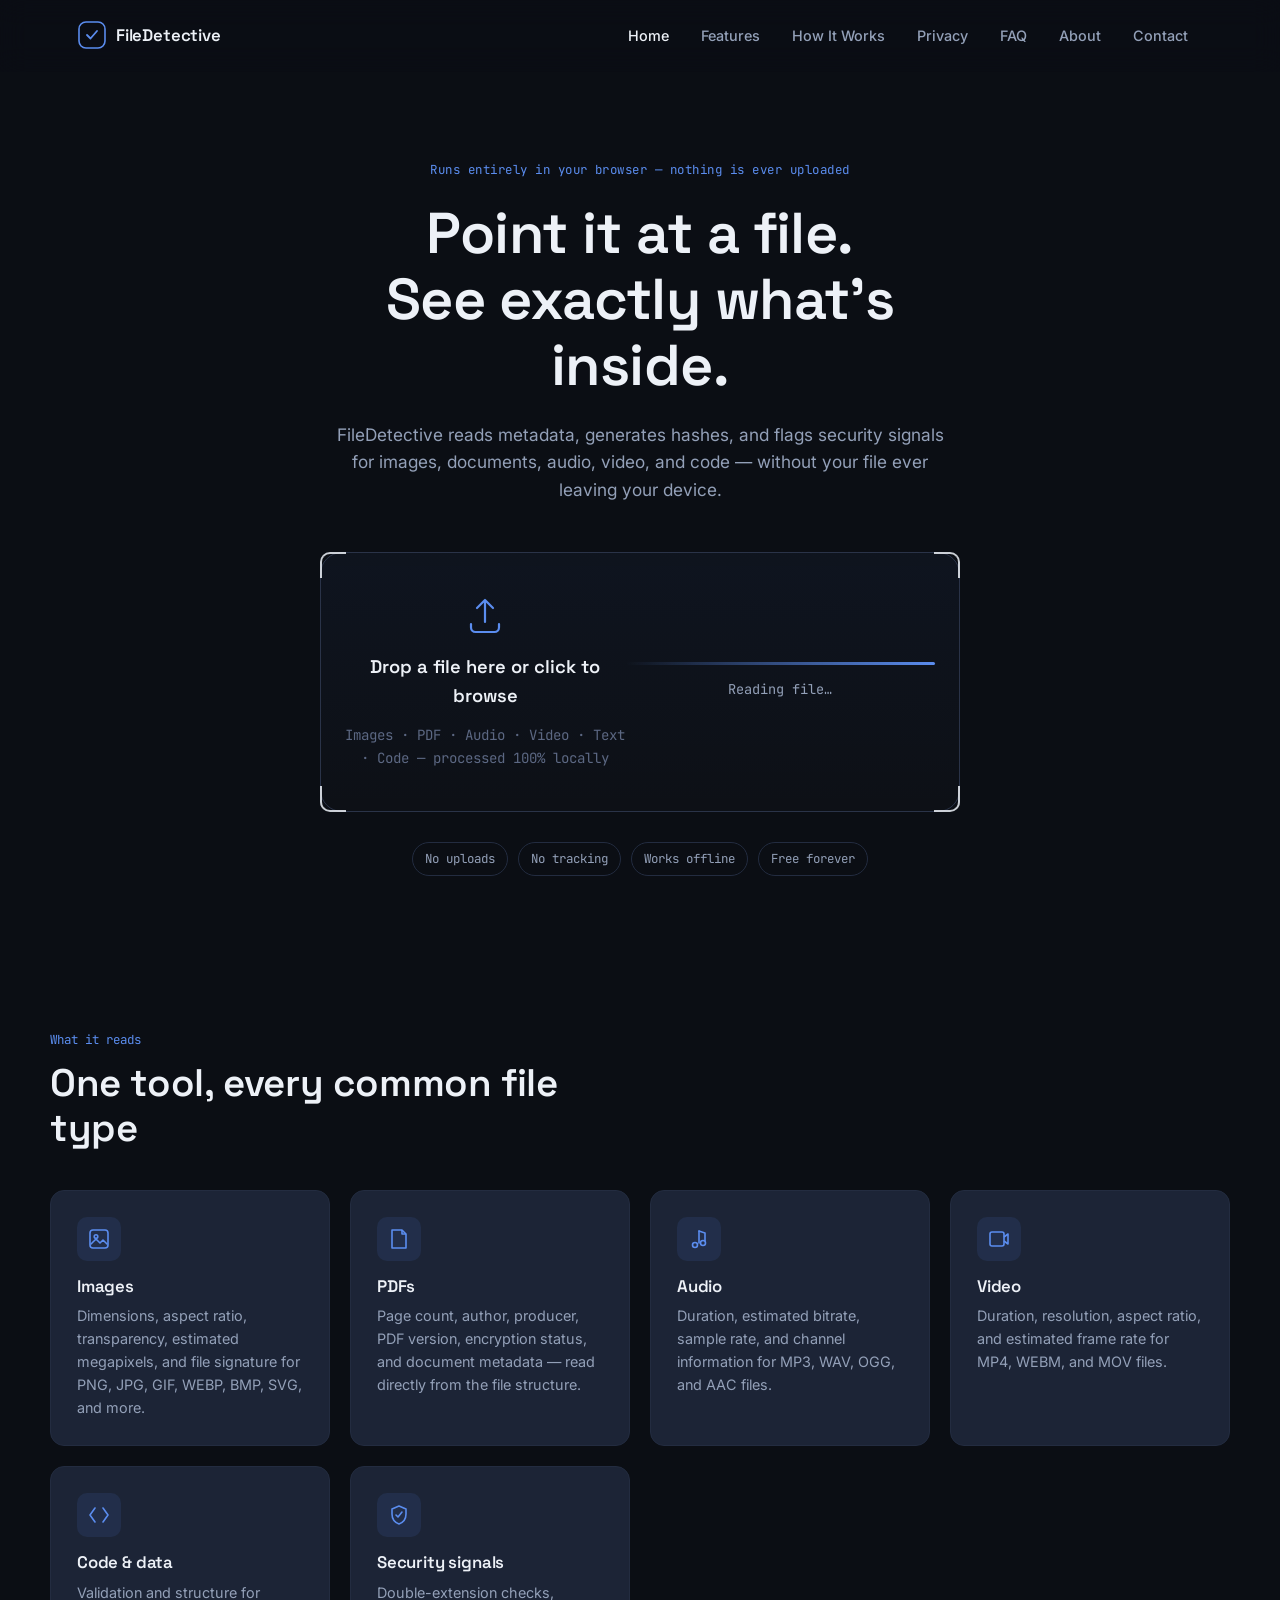
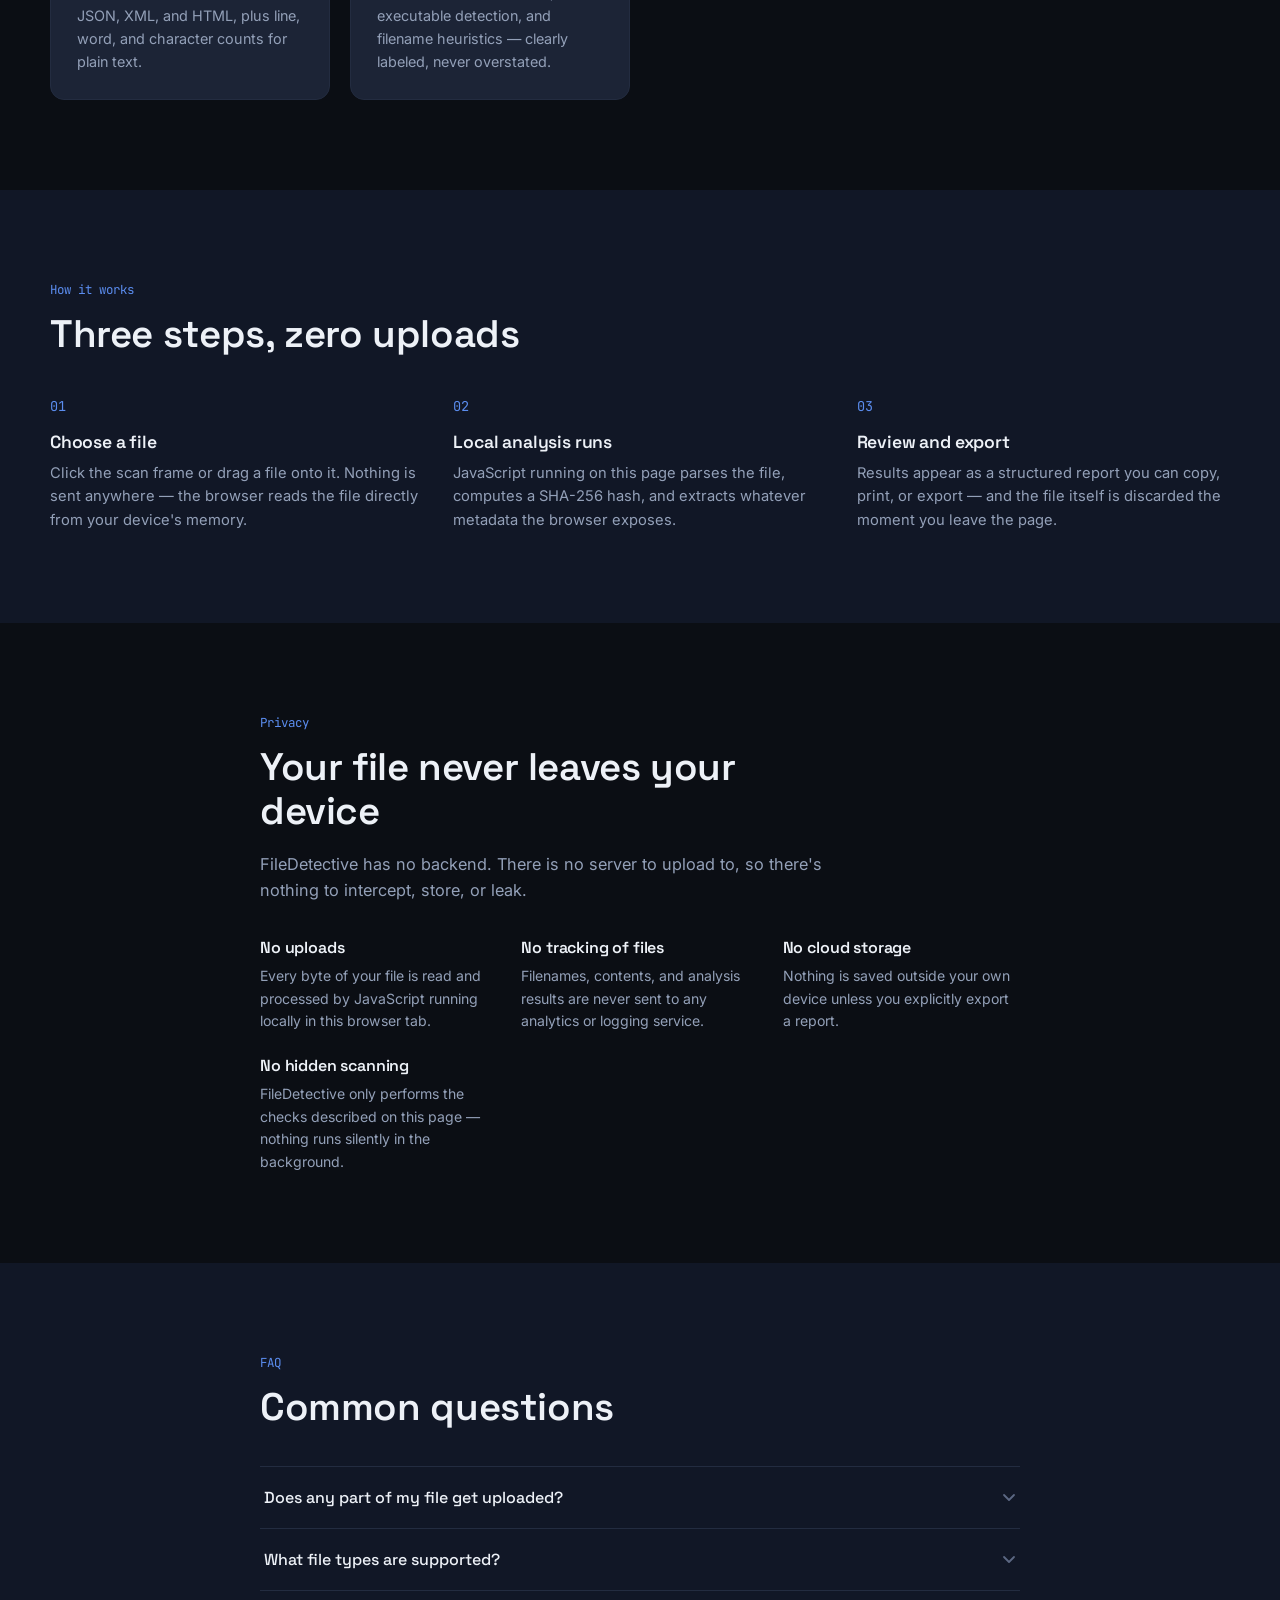
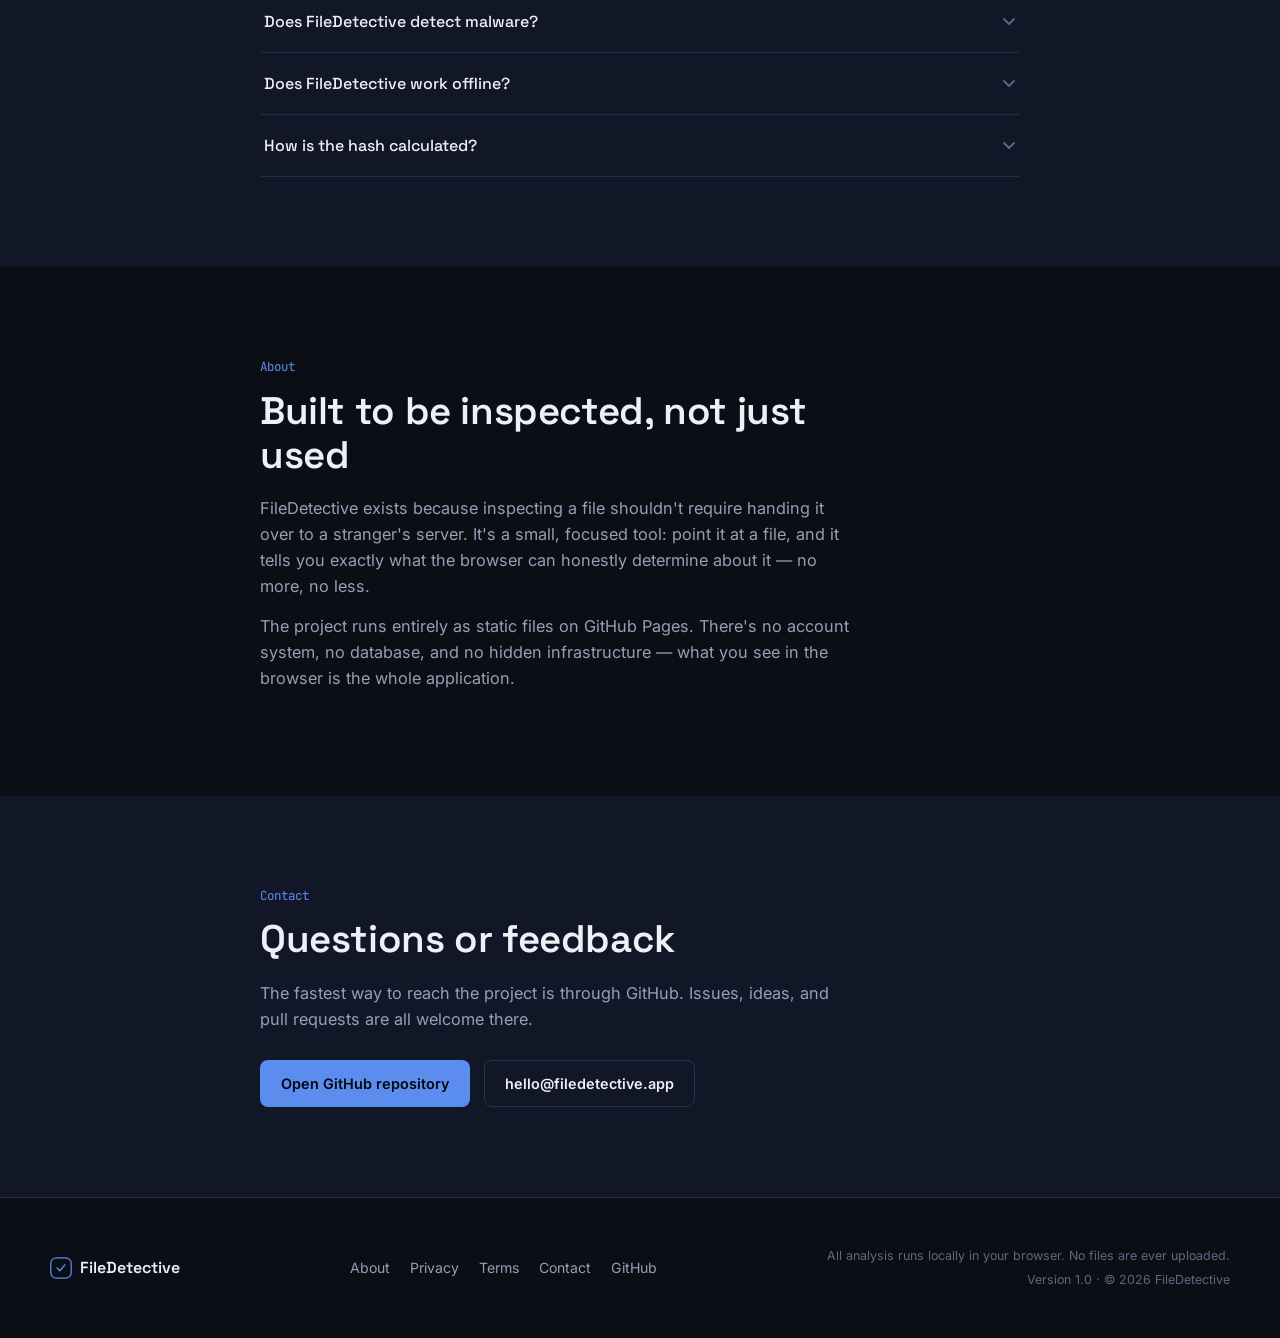
<file: index.html>
<!DOCTYPE html>
<html lang="en">
<head>
<meta charset="UTF-8">
<meta name="viewport" content="width=device-width, initial-scale=1, viewport-fit=cover">
<title>FileDetective — Analyze Any File Privately, Right In Your Browser</title>
<meta name="description" content="FileDetective inspects images, PDFs, audio, video, and text files entirely inside your browser. No uploads, no servers, no tracking — just instant, private file analysis.">
<meta name="keywords" content="file analyzer, file metadata, hash generator, SHA-256, browser file inspector, privacy file analysis, PDF metadata viewer, image metadata viewer">
<meta name="author" content="FileDetective">
<meta name="robots" content="index, follow">
<link rel="canonical" href="https://templeguidegujarat01.github.io/filedetective/">

<meta property="og:type" content="website">
<meta property="og:title" content="FileDetective — Analyze Any File Privately, Right In Your Browser">
<meta property="og:description" content="Inspect images, PDFs, audio, video, and text files entirely inside your browser. No uploads, no servers, no tracking.">
<meta property="og:url" content="https://templeguidegujarat01.github.io/filedetective/">
<meta property="og:image" content="https://templeguidegujarat01.github.io/filedetective/assets/og-cover.png">
<meta property="og:site_name" content="FileDetective">

<meta name="twitter:card" content="summary_large_image">
<meta name="twitter:title" content="FileDetective — Analyze Any File Privately, Right In Your Browser">
<meta name="twitter:description" content="Inspect images, PDFs, audio, video, and text files entirely inside your browser. No uploads, no servers, no tracking.">
<meta name="twitter:image" content="https://templeguidegujarat01.github.io/filedetective/assets/og-cover.png">

<meta name="theme-color" content="#0B0E14">
<link rel="manifest" href="manifest.json">
<link rel="icon" type="image/svg+xml" href="assets/favicon.svg">
<link rel="icon" type="image/png" sizes="32x32" href="assets/favicon-32.png">
<link rel="apple-touch-icon" href="assets/apple-touch-icon.png">

<link rel="preconnect" href="https://fonts.googleapis.com">
<link rel="preconnect" href="https://fonts.gstatic.com" crossorigin>
<link href="https://fonts.googleapis.com/css2?family=Space+Grotesk:wght@500;600;700&family=Inter:wght@400;500;600;700&family=JetBrains+Mono:wght@400;500;600&display=swap" rel="stylesheet">

<link rel="stylesheet" href="style.css">
<link rel="stylesheet" href="css/responsive.css">
<link rel="stylesheet" href="css/animations.css">

<script type="application/ld+json">
{
  "@context": "https://schema.org",
  "@type": "SoftwareApplication",
  "name": "FileDetective",
  "applicationCategory": "UtilitiesApplication",
  "operatingSystem": "Any (Web Browser)",
  "description": "A privacy-first browser-based file analysis tool that inspects images, PDFs, audio, video, and text files without uploading them anywhere.",
  "offers": {
    "@type": "Offer",
    "price": "0",
    "priceCurrency": "USD"
  },
  "url": "https://templeguidegujarat01.github.io/filedetective/"
}
</script>
<script type="application/ld+json">
{
  "@context": "https://schema.org",
  "@type": "WebSite",
  "name": "FileDetective",
  "url": "https://templeguidegujarat01.github.io/filedetective/"
}
</script>
<script type="application/ld+json">
{
  "@context": "https://schema.org",
  "@type": "Organization",
  "name": "FileDetective",
  "url": "https://templeguidegujarat01.github.io/filedetective/",
  "logo": "https://templeguidegujarat01.github.io/filedetective/assets/logo-512.png"
}
</script>
</head>
<body>

<a href="#main" class="skip-link">Skip to content</a>

<header class="site-header" id="siteHeader">
  <div class="header-inner">
    <a href="#top" class="brand" aria-label="FileDetective home">
      <span class="brand-mark" aria-hidden="true">
        <svg width="28" height="28" viewBox="0 0 28 28" fill="none">
          <rect x="1" y="1" width="26" height="26" rx="7" stroke="currentColor" stroke-width="1.6"/>
          <path d="M9 14L12.5 17.5L19 10" stroke="currentColor" stroke-width="1.8" stroke-linecap="round" stroke-linejoin="round"/>
        </svg>
      </span>
      <span class="brand-name">FileDetective</span>
    </a>

    <nav class="main-nav" aria-label="Primary">
      <ul>
        <li><a href="#top" class="nav-link">Home</a></li>
        <li><a href="#features" class="nav-link">Features</a></li>
        <li><a href="#how-it-works" class="nav-link">How It Works</a></li>
        <li><a href="#privacy" class="nav-link">Privacy</a></li>
        <li><a href="#faq" class="nav-link">FAQ</a></li>
        <li><a href="#about" class="nav-link">About</a></li>
        <li><a href="#contact" class="nav-link">Contact</a></li>
      </ul>
    </nav>

    <button class="menu-toggle" id="menuToggle" aria-expanded="false" aria-controls="mobileNav" aria-label="Open menu">
      <span></span><span></span><span></span>
    </button>
  </div>

  <nav class="mobile-nav" id="mobileNav" aria-label="Mobile">
    <ul>
      <li><a href="#top" class="nav-link">Home</a></li>
      <li><a href="#features" class="nav-link">Features</a></li>
      <li><a href="#how-it-works" class="nav-link">How It Works</a></li>
      <li><a href="#privacy" class="nav-link">Privacy</a></li>
      <li><a href="#faq" class="nav-link">FAQ</a></li>
      <li><a href="#about" class="nav-link">About</a></li>
      <li><a href="#contact" class="nav-link">Contact</a></li>
    </ul>
  </nav>
</header>

<main id="main">

  <section class="hero" id="top">
    <div class="hero-inner">
      <p class="hero-eyebrow">Runs entirely in your browser — nothing is ever uploaded</p>
      <h1 class="hero-title">Point it at a file.<br>See exactly what's inside.</h1>
      <p class="hero-sub">FileDetective reads metadata, generates hashes, and flags security signals for images, documents, audio, video, and code — without your file ever leaving your device.</p>

      <div class="scan-frame" id="dropZone" tabindex="0" role="button" aria-label="Choose or drop a file to analyze">
        <span class="bracket bracket-tl" aria-hidden="true"></span>
        <span class="bracket bracket-tr" aria-hidden="true"></span>
        <span class="bracket bracket-bl" aria-hidden="true"></span>
        <span class="bracket bracket-br" aria-hidden="true"></span>

        <div class="drop-content" id="dropContent">
          <svg class="drop-icon" width="44" height="44" viewBox="0 0 44 44" fill="none" aria-hidden="true">
            <path d="M22 6V28M22 6L14 14M22 6L30 14" stroke="currentColor" stroke-width="2.2" stroke-linecap="round" stroke-linejoin="round"/>
            <path d="M8 30V33.5C8 35.9853 10.0147 38 12.5 38H31.5C33.9853 38 36 35.9853 36 33.5V30" stroke="currentColor" stroke-width="2.2" stroke-linecap="round" stroke-linejoin="round"/>
          </svg>
          <p class="drop-title">Drop a file here or click to browse</p>
          <p class="drop-hint">Images · PDF · Audio · Video · Text · Code — processed 100% locally</p>
        </div>

        <div class="drop-processing" id="dropProcessing" hidden>
          <div class="scan-line" aria-hidden="true"></div>
          <p class="processing-label" id="processingLabel">Reading file…</p>
        </div>

        <input type="file" id="fileInput" class="visually-hidden" aria-hidden="true" tabindex="-1">
      </div>

      <ul class="hero-badges" aria-hidden="true">
        <li>No uploads</li>
        <li>No tracking</li>
        <li>Works offline</li>
        <li>Free forever</li>
      </ul>
    </div>
  </section>

  <section class="report-section" id="reportSection" hidden>
    <div class="report-inner">
      <div class="report-header">
        <span class="bracket bracket-tl" aria-hidden="true"></span>
        <span class="bracket bracket-tr" aria-hidden="true"></span>
        <div>
          <p class="report-eyebrow">Analysis complete</p>
          <h2 class="report-filename" id="reportFilename">—</h2>
        </div>
        <div class="report-actions">
          <button class="btn btn-outline" id="exportBtn" type="button">Export report</button>
          <button class="btn btn-ghost" id="newFileBtn" type="button">Analyze another file</button>
        </div>
      </div>

      <div class="report-grid" id="reportGrid" aria-live="polite">
        <!-- Cards injected by app.js: General, Security, Metadata, Hash -->
      </div>
    </div>
  </section>

  <section class="section" id="features">
    <div class="section-inner">
      <p class="section-eyebrow">What it reads</p>
      <h2 class="section-title">One tool, every common file type</h2>
      <div class="feature-grid">
        <article class="feature-card">
          <div class="feature-icon" aria-hidden="true">
            <svg width="22" height="22" viewBox="0 0 22 22" fill="none"><rect x="2" y="2" width="18" height="18" rx="3" stroke="currentColor" stroke-width="1.6"/><circle cx="8" cy="8.5" r="1.8" stroke="currentColor" stroke-width="1.6"/><path d="M3 16L8 11L12 15L15 12L19 16" stroke="currentColor" stroke-width="1.6" stroke-linecap="round" stroke-linejoin="round"/></svg>
          </div>
          <h3>Images</h3>
          <p>Dimensions, aspect ratio, transparency, estimated megapixels, and file signature for PNG, JPG, GIF, WEBP, BMP, SVG, and more.</p>
        </article>
        <article class="feature-card">
          <div class="feature-icon" aria-hidden="true">
            <svg width="22" height="22" viewBox="0 0 22 22" fill="none"><path d="M6 2H14L18 6V20H4V2H6Z" stroke="currentColor" stroke-width="1.6" stroke-linejoin="round"/><path d="M14 2V6H18" stroke="currentColor" stroke-width="1.6" stroke-linejoin="round"/></svg>
          </div>
          <h3>PDFs</h3>
          <p>Page count, author, producer, PDF version, encryption status, and document metadata — read directly from the file structure.</p>
        </article>
        <article class="feature-card">
          <div class="feature-icon" aria-hidden="true">
            <svg width="22" height="22" viewBox="0 0 22 22" fill="none"><path d="M11 3V15" stroke="currentColor" stroke-width="1.6" stroke-linecap="round"/><circle cx="7" cy="17" r="2.5" stroke="currentColor" stroke-width="1.6"/><circle cx="15" cy="15" r="2.5" stroke="currentColor" stroke-width="1.6"/><path d="M11 3L17 5V13" stroke="currentColor" stroke-width="1.6" stroke-linecap="round"/></svg>
          </div>
          <h3>Audio</h3>
          <p>Duration, estimated bitrate, sample rate, and channel information for MP3, WAV, OGG, and AAC files.</p>
        </article>
        <article class="feature-card">
          <div class="feature-icon" aria-hidden="true">
            <svg width="22" height="22" viewBox="0 0 22 22" fill="none"><rect x="2" y="4" width="14" height="14" rx="2" stroke="currentColor" stroke-width="1.6"/><path d="M16 9L20 6V16L16 13" stroke="currentColor" stroke-width="1.6" stroke-linejoin="round"/></svg>
          </div>
          <h3>Video</h3>
          <p>Duration, resolution, aspect ratio, and estimated frame rate for MP4, WEBM, and MOV files.</p>
        </article>
        <article class="feature-card">
          <div class="feature-icon" aria-hidden="true">
            <svg width="22" height="22" viewBox="0 0 22 22" fill="none"><path d="M7 4L2 11L7 18" stroke="currentColor" stroke-width="1.6" stroke-linecap="round" stroke-linejoin="round"/><path d="M15 4L20 11L15 18" stroke="currentColor" stroke-width="1.6" stroke-linecap="round" stroke-linejoin="round"/></svg>
          </div>
          <h3>Code &amp; data</h3>
          <p>Validation and structure for JSON, XML, and HTML, plus line, word, and character counts for plain text.</p>
        </article>
        <article class="feature-card">
          <div class="feature-icon" aria-hidden="true">
            <svg width="22" height="22" viewBox="0 0 22 22" fill="none"><path d="M11 2L18 5V10C18 15 15 18.5 11 20C7 18.5 4 15 4 10V5L11 2Z" stroke="currentColor" stroke-width="1.6" stroke-linejoin="round"/><path d="M8 11L10 13L14 8" stroke="currentColor" stroke-width="1.6" stroke-linecap="round" stroke-linejoin="round"/></svg>
          </div>
          <h3>Security signals</h3>
          <p>Double-extension checks, executable detection, and filename heuristics — clearly labeled, never overstated.</p>
        </article>
      </div>
    </div>
  </section>

  <section class="section section-alt" id="how-it-works">
    <div class="section-inner">
      <p class="section-eyebrow">How it works</p>
      <h2 class="section-title">Three steps, zero uploads</h2>
      <div class="steps-grid">
        <div class="step">
          <span class="step-index">01</span>
          <h3>Choose a file</h3>
          <p>Click the scan frame or drag a file onto it. Nothing is sent anywhere — the browser reads the file directly from your device's memory.</p>
        </div>
        <div class="step">
          <span class="step-index">02</span>
          <h3>Local analysis runs</h3>
          <p>JavaScript running on this page parses the file, computes a SHA-256 hash, and extracts whatever metadata the browser exposes.</p>
        </div>
        <div class="step">
          <span class="step-index">03</span>
          <h3>Review and export</h3>
          <p>Results appear as a structured report you can copy, print, or export — and the file itself is discarded the moment you leave the page.</p>
        </div>
      </div>
    </div>
  </section>

  <section class="section" id="privacy">
    <div class="section-inner section-inner-narrow">
      <p class="section-eyebrow">Privacy</p>
      <h2 class="section-title">Your file never leaves your device</h2>
      <p class="section-lead">FileDetective has no backend. There is no server to upload to, so there's nothing to intercept, store, or leak.</p>
      <div class="privacy-grid">
        <div class="privacy-item">
          <h3>No uploads</h3>
          <p>Every byte of your file is read and processed by JavaScript running locally in this browser tab.</p>
        </div>
        <div class="privacy-item">
          <h3>No tracking of files</h3>
          <p>Filenames, contents, and analysis results are never sent to any analytics or logging service.</p>
        </div>
        <div class="privacy-item">
          <h3>No cloud storage</h3>
          <p>Nothing is saved outside your own device unless you explicitly export a report.</p>
        </div>
        <div class="privacy-item">
          <h3>No hidden scanning</h3>
          <p>FileDetective only performs the checks described on this page — nothing runs silently in the background.</p>
        </div>
      </div>
    </div>
  </section>

  <section class="section section-alt" id="faq">
    <div class="section-inner section-inner-narrow">
      <p class="section-eyebrow">FAQ</p>
      <h2 class="section-title">Common questions</h2>
      <div class="accordion" id="accordion">
        <div class="accordion-item">
          <h3>
            <button class="accordion-trigger" aria-expanded="false" aria-controls="faq-1">
              Does any part of my file get uploaded?
              <svg class="accordion-icon" width="14" height="14" viewBox="0 0 14 14" fill="none" aria-hidden="true"><path d="M2 5L7 10L12 5" stroke="currentColor" stroke-width="1.8" stroke-linecap="round" stroke-linejoin="round"/></svg>
            </button>
          </h3>
          <div class="accordion-panel" id="faq-1" role="region">
            <p>No. FileDetective has no server component. Everything happens inside JavaScript running in your browser tab, and the file is never transmitted anywhere.</p>
          </div>
        </div>
        <div class="accordion-item">
          <h3>
            <button class="accordion-trigger" aria-expanded="false" aria-controls="faq-2">
              What file types are supported?
              <svg class="accordion-icon" width="14" height="14" viewBox="0 0 14 14" fill="none" aria-hidden="true"><path d="M2 5L7 10L12 5" stroke="currentColor" stroke-width="1.8" stroke-linecap="round" stroke-linejoin="round"/></svg>
            </button>
          </h3>
          <div class="accordion-panel" id="faq-2" role="region">
            <p>Common images, PDFs, audio, video, and text-based formats including JSON, XML, HTML, CSS, and JavaScript. Unsupported files still get general information and a hash.</p>
          </div>
        </div>
        <div class="accordion-item">
          <h3>
            <button class="accordion-trigger" aria-expanded="false" aria-controls="faq-3">
              Does FileDetective detect malware?
              <svg class="accordion-icon" width="14" height="14" viewBox="0 0 14 14" fill="none" aria-hidden="true"><path d="M2 5L7 10L12 5" stroke="currentColor" stroke-width="1.8" stroke-linecap="round" stroke-linejoin="round"/></svg>
            </button>
          </h3>
          <div class="accordion-panel" id="faq-3" role="region">
            <p>No. Browsers can't scan for malware signatures. FileDetective surfaces filename and extension heuristics — like double extensions — as signals, not a verdict.</p>
          </div>
        </div>
        <div class="accordion-item">
          <h3>
            <button class="accordion-trigger" aria-expanded="false" aria-controls="faq-4">
              Does FileDetective work offline?
              <svg class="accordion-icon" width="14" height="14" viewBox="0 0 14 14" fill="none" aria-hidden="true"><path d="M2 5L7 10L12 5" stroke="currentColor" stroke-width="1.8" stroke-linecap="round" stroke-linejoin="round"/></svg>
            </button>
          </h3>
          <div class="accordion-panel" id="faq-4" role="region">
            <p>Once the page has loaded, analysis itself needs no network connection at all, since every computation happens locally.</p>
          </div>
        </div>
        <div class="accordion-item">
          <h3>
            <button class="accordion-trigger" aria-expanded="false" aria-controls="faq-5">
              How is the hash calculated?
              <svg class="accordion-icon" width="14" height="14" viewBox="0 0 14 14" fill="none" aria-hidden="true"><path d="M2 5L7 10L12 5" stroke="currentColor" stroke-width="1.8" stroke-linecap="round" stroke-linejoin="round"/></svg>
            </button>
          </h3>
          <div class="accordion-panel" id="faq-5" role="region">
            <p>FileDetective uses the Web Crypto API to compute a SHA-256 digest of the file's contents, directly in your browser.</p>
          </div>
        </div>
      </div>
    </div>
  </section>

  <section class="section" id="about">
    <div class="section-inner section-inner-narrow">
      <p class="section-eyebrow">About</p>
      <h2 class="section-title">Built to be inspected, not just used</h2>
      <p class="section-lead">FileDetective exists because inspecting a file shouldn't require handing it over to a stranger's server. It's a small, focused tool: point it at a file, and it tells you exactly what the browser can honestly determine about it — no more, no less.</p>
      <p class="section-lead">The project runs entirely as static files on GitHub Pages. There's no account system, no database, and no hidden infrastructure — what you see in the browser is the whole application.</p>
    </div>
  </section>

  <section class="section section-alt" id="contact">
    <div class="section-inner section-inner-narrow">
      <p class="section-eyebrow">Contact</p>
      <h2 class="section-title">Questions or feedback</h2>
      <p class="section-lead">The fastest way to reach the project is through GitHub. Issues, ideas, and pull requests are all welcome there.</p>
      <div class="contact-actions">
        <a class="btn btn-primary" href="https://github.com/filedetective" target="_blank" rel="noopener noreferrer">Open GitHub repository</a>
        <a class="btn btn-outline" href="mailto:hello@filedetective.app">hello@filedetective.app</a>
      </div>
    </div>
  </section>

</main>

<footer class="site-footer">
  <div class="footer-inner">
    <div class="footer-brand">
      <span class="brand-mark" aria-hidden="true">
        <svg width="22" height="22" viewBox="0 0 28 28" fill="none">
          <rect x="1" y="1" width="26" height="26" rx="7" stroke="currentColor" stroke-width="1.6"/>
          <path d="M9 14L12.5 17.5L19 10" stroke="currentColor" stroke-width="1.8" stroke-linecap="round" stroke-linejoin="round"/>
        </svg>
      </span>
      <span>FileDetective</span>
    </div>

    <nav class="footer-nav" aria-label="Footer">
      <a href="about.html">About</a>
      <a href="privacy.html">Privacy</a>
      <a href="terms.html">Terms</a>
      <a href="contact.html">Contact</a>
      <a href="https://github.com/filedetective" target="_blank" rel="noopener noreferrer">GitHub</a>
    </nav>

    <div class="footer-meta">
      <p>All analysis runs locally in your browser. No files are ever uploaded.</p>
      <p>Version 1.0 · &copy; <span id="year"></span> FileDetective</p>
    </div>
  </div>
</footer>

<div class="toast" id="toast" role="status" aria-live="polite"></div>

<script src="app.js" defer></script>
<script src="js/hash.js" defer></script>
<script src="js/image.js" defer></script>
<script src="js/audio.js" defer></script>
<script src="js/video.js" defer></script>
<script src="js/pdf.js" defer></script>
<script src="js/export.js" defer></script>
</body>
</html>
</file>
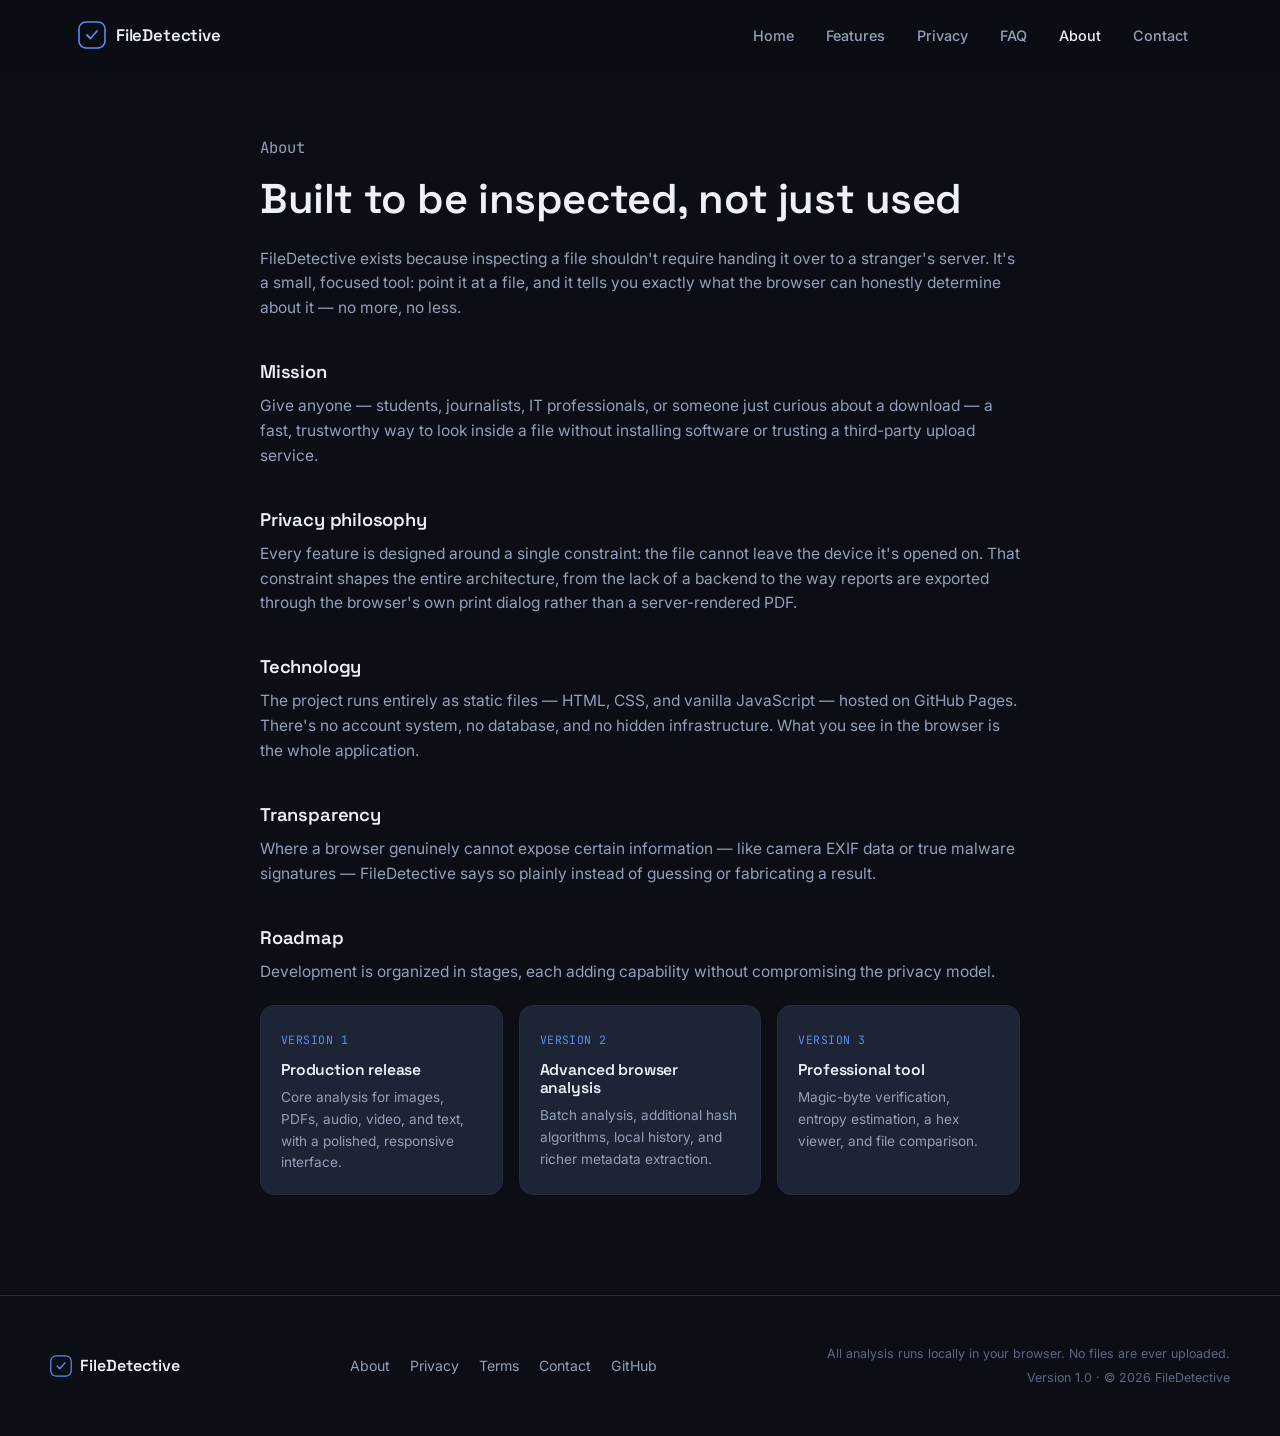
<file: about.html>
<!DOCTYPE html>
<html lang="en">
<head>
<meta charset="UTF-8">
<meta name="viewport" content="width=device-width, initial-scale=1, viewport-fit=cover">
<title>About — FileDetective</title>
<meta name="description" content="FileDetective is a small, focused, privacy-first browser tool for inspecting files. Learn about the project's mission and how it's built.">
<meta name="robots" content="index, follow">
<link rel="canonical" href="https://templeguidegujarat01.github.io/filedetective/about.html">

<meta property="og:type" content="website">
<meta property="og:title" content="About — FileDetective">
<meta property="og:description" content="A small, focused, privacy-first browser tool for inspecting files.">
<meta property="og:url" content="https://templeguidegujarat01.github.io/filedetective/about.html">
<meta property="og:image" content="https://templeguidegujarat01.github.io/filedetective/assets/og-cover.png">
<meta property="og:site_name" content="FileDetective">

<meta name="twitter:card" content="summary_large_image">
<meta name="twitter:title" content="About — FileDetective">
<meta name="twitter:description" content="A small, focused, privacy-first browser tool for inspecting files.">
<meta name="twitter:image" content="https://templeguidegujarat01.github.io/filedetective/assets/og-cover.png">

<meta name="theme-color" content="#0B0E14">
<link rel="manifest" href="manifest.json">
<link rel="icon" type="image/svg+xml" href="assets/favicon.svg">
<link rel="apple-touch-icon" href="assets/apple-touch-icon.png">
<link rel="preconnect" href="https://fonts.googleapis.com">
<link rel="preconnect" href="https://fonts.gstatic.com" crossorigin>
<link href="https://fonts.googleapis.com/css2?family=Space+Grotesk:wght@500;600;700&family=Inter:wght@400;500;600;700&family=JetBrains+Mono:wght@400;500;600&display=swap" rel="stylesheet">
<link rel="stylesheet" href="style.css">
<link rel="stylesheet" href="css/responsive.css">
<link rel="stylesheet" href="css/animations.css">
<style>
  .legal { padding: 64px 28px 100px; }
  .legal-inner { max-width: var(--container-narrow); margin: 0 auto; }
  .legal-eyebrow { font-family: var(--font-mono); font-size: 0.78rem; color: var(--accent); margin-bottom: 12px; }
  .legal-title { font-size: clamp(1.9rem, 4vw, 2.6rem); margin-bottom: 24px; }
  .legal h2 { font-size: 1.15rem; margin: 40px 0 12px; color: var(--text); }
  .legal p { color: var(--text-muted); font-size: 0.97rem; margin-bottom: 14px; }
  .roadmap-grid {
    margin-top: 20px;
    display: grid;
    grid-template-columns: repeat(auto-fit, minmax(200px, 1fr));
    gap: 16px;
  }
  .roadmap-card {
    border: 1px solid var(--border-soft);
    border-radius: var(--radius-md);
    padding: 20px;
    background: var(--card);
  }
  .roadmap-card span {
    font-family: var(--font-mono);
    font-size: 0.72rem;
    color: var(--accent);
    text-transform: uppercase;
    letter-spacing: 0.04em;
  }
  .roadmap-card h3 { font-size: 0.98rem; margin: 10px 0 8px; }
  .roadmap-card p { font-size: 0.85rem; margin: 0; }
</style>
</head>
<body>

<a href="#main" class="skip-link">Skip to content</a>

<header class="site-header">
  <div class="header-inner">
    <a href="index.html" class="brand" aria-label="FileDetective home">
      <span class="brand-mark" aria-hidden="true">
        <svg width="28" height="28" viewBox="0 0 28 28" fill="none">
          <rect x="1" y="1" width="26" height="26" rx="7" stroke="currentColor" stroke-width="1.6"/>
          <path d="M9 14L12.5 17.5L19 10" stroke="currentColor" stroke-width="1.8" stroke-linecap="round" stroke-linejoin="round"/>
        </svg>
      </span>
      <span class="brand-name">FileDetective</span>
    </a>
    <nav class="main-nav" aria-label="Primary">
      <ul>
        <li><a href="index.html" class="nav-link">Home</a></li>
        <li><a href="index.html#features" class="nav-link">Features</a></li>
        <li><a href="privacy.html" class="nav-link">Privacy</a></li>
        <li><a href="index.html#faq" class="nav-link">FAQ</a></li>
        <li><a href="about.html" class="nav-link active">About</a></li>
        <li><a href="contact.html" class="nav-link">Contact</a></li>
      </ul>
    </nav>
  </div>
</header>

<main id="main">
  <section class="legal">
    <div class="legal-inner">
      <p class="legal-eyebrow">About</p>
      <h1 class="legal-title">Built to be inspected, not just used</h1>

      <p>FileDetective exists because inspecting a file shouldn't require handing it over to a stranger's server. It's a small, focused tool: point it at a file, and it tells you exactly what the browser can honestly determine about it — no more, no less.</p>

      <h2>Mission</h2>
      <p>Give anyone — students, journalists, IT professionals, or someone just curious about a download — a fast, trustworthy way to look inside a file without installing software or trusting a third-party upload service.</p>

      <h2>Privacy philosophy</h2>
      <p>Every feature is designed around a single constraint: the file cannot leave the device it's opened on. That constraint shapes the entire architecture, from the lack of a backend to the way reports are exported through the browser's own print dialog rather than a server-rendered PDF.</p>

      <h2>Technology</h2>
      <p>The project runs entirely as static files — HTML, CSS, and vanilla JavaScript — hosted on GitHub Pages. There's no account system, no database, and no hidden infrastructure. What you see in the browser is the whole application.</p>

      <h2>Transparency</h2>
      <p>Where a browser genuinely cannot expose certain information — like camera EXIF data or true malware signatures — FileDetective says so plainly instead of guessing or fabricating a result.</p>

      <h2>Roadmap</h2>
      <p>Development is organized in stages, each adding capability without compromising the privacy model.</p>
      <div class="roadmap-grid">
        <div class="roadmap-card">
          <span>Version 1</span>
          <h3>Production release</h3>
          <p>Core analysis for images, PDFs, audio, video, and text, with a polished, responsive interface.</p>
        </div>
        <div class="roadmap-card">
          <span>Version 2</span>
          <h3>Advanced browser analysis</h3>
          <p>Batch analysis, additional hash algorithms, local history, and richer metadata extraction.</p>
        </div>
        <div class="roadmap-card">
          <span>Version 3</span>
          <h3>Professional tool</h3>
          <p>Magic-byte verification, entropy estimation, a hex viewer, and file comparison.</p>
        </div>
      </div>
    </div>
  </section>
</main>

<footer class="site-footer">
  <div class="footer-inner">
    <div class="footer-brand">
      <span class="brand-mark" aria-hidden="true">
        <svg width="22" height="22" viewBox="0 0 28 28" fill="none">
          <rect x="1" y="1" width="26" height="26" rx="7" stroke="currentColor" stroke-width="1.6"/>
          <path d="M9 14L12.5 17.5L19 10" stroke="currentColor" stroke-width="1.8" stroke-linecap="round" stroke-linejoin="round"/>
        </svg>
      </span>
      <span>FileDetective</span>
    </div>
    <nav class="footer-nav" aria-label="Footer">
      <a href="about.html">About</a>
      <a href="privacy.html">Privacy</a>
      <a href="terms.html">Terms</a>
      <a href="contact.html">Contact</a>
      <a href="https://github.com/filedetective" target="_blank" rel="noopener noreferrer">GitHub</a>
    </nav>
    <div class="footer-meta">
      <p>All analysis runs locally in your browser. No files are ever uploaded.</p>
      <p>Version 1.0 · &copy; <span id="year"></span> FileDetective</p>
    </div>
  </div>
</footer>

<script>document.getElementById('year').textContent = new Date().getFullYear();</script>
</body>
</html>
</file>
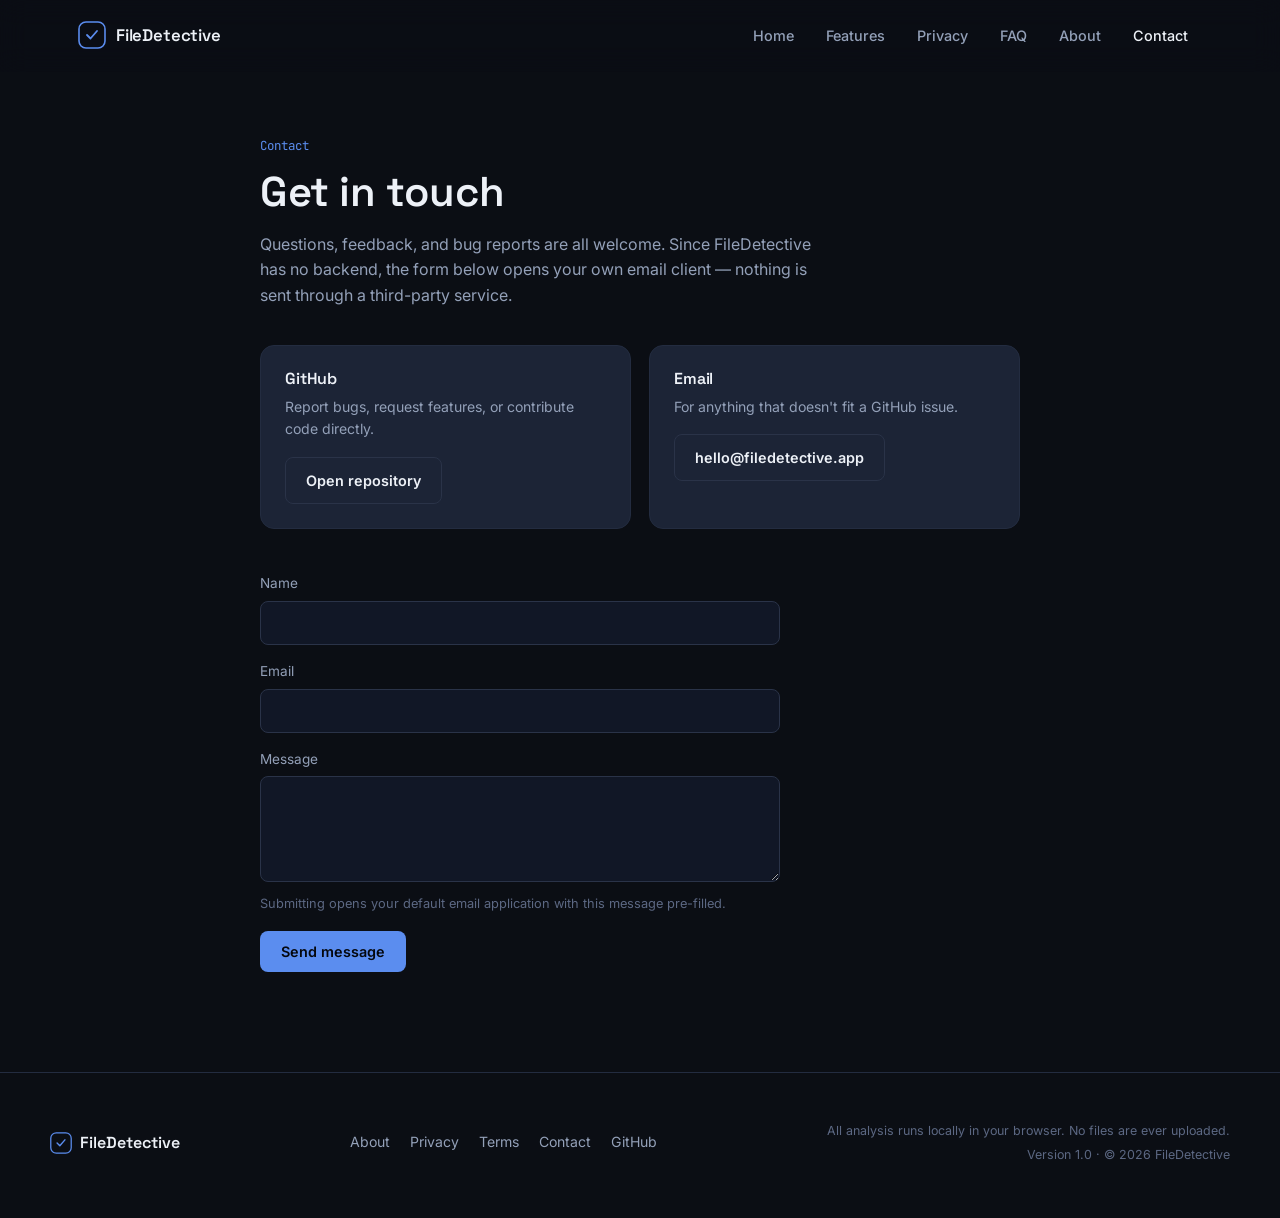
<file: contact.html>
<!DOCTYPE html>
<html lang="en">
<head>
<meta charset="UTF-8">
<meta name="viewport" content="width=device-width, initial-scale=1, viewport-fit=cover">
<title>Contact — FileDetective</title>
<meta name="description" content="Get in touch with the FileDetective project through GitHub or email for questions, feedback, and bug reports.">
<meta name="robots" content="index, follow">
<link rel="canonical" href="https://templeguidegujarat01.github.io/filedetective/contact.html">

<meta property="og:type" content="website">
<meta property="og:title" content="Contact — FileDetective">
<meta property="og:description" content="Get in touch through GitHub or email for questions, feedback, and bug reports.">
<meta property="og:url" content="https://templeguidegujarat01.github.io/filedetective/contact.html">
<meta property="og:image" content="https://templeguidegujarat01.github.io/filedetective/assets/og-cover.png">
<meta property="og:site_name" content="FileDetective">

<meta name="twitter:card" content="summary_large_image">
<meta name="twitter:title" content="Contact — FileDetective">
<meta name="twitter:description" content="Get in touch through GitHub or email for questions, feedback, and bug reports.">
<meta name="twitter:image" content="https://templeguidegujarat01.github.io/filedetective/assets/og-cover.png">

<meta name="theme-color" content="#0B0E14">
<link rel="manifest" href="manifest.json">
<link rel="icon" type="image/svg+xml" href="assets/favicon.svg">
<link rel="apple-touch-icon" href="assets/apple-touch-icon.png">
<link rel="preconnect" href="https://fonts.googleapis.com">
<link rel="preconnect" href="https://fonts.gstatic.com" crossorigin>
<link href="https://fonts.googleapis.com/css2?family=Space+Grotesk:wght@500;600;700&family=Inter:wght@400;500;600;700&family=JetBrains+Mono:wght@400;500;600&display=swap" rel="stylesheet">
<link rel="stylesheet" href="style.css">
<link rel="stylesheet" href="css/responsive.css">
<link rel="stylesheet" href="css/animations.css">
<style>
  .legal { padding: 64px 28px 100px; }
  .legal-inner { max-width: var(--container-narrow); margin: 0 auto; }
  .legal-eyebrow { font-family: var(--font-mono); font-size: 0.78rem; color: var(--accent); margin-bottom: 12px; }
  .legal-title { font-size: clamp(1.9rem, 4vw, 2.6rem); margin-bottom: 16px; }
  .legal-lead { color: var(--text-muted); font-size: 1rem; margin-bottom: 36px; max-width: 56ch; }

  .contact-cards {
    display: grid;
    grid-template-columns: repeat(auto-fit, minmax(240px, 1fr));
    gap: 18px;
    margin-bottom: 44px;
  }
  .contact-card {
    background: var(--card);
    border: 1px solid var(--border-soft);
    border-radius: var(--radius-md);
    padding: 24px;
  }
  .contact-card h2 { font-size: 1rem; margin-bottom: 8px; color: var(--text); }
  .contact-card p { color: var(--text-muted); font-size: 0.88rem; margin-bottom: 16px; }

  .contact-form {
    display: grid;
    gap: 16px;
    max-width: 520px;
  }
  .form-field { display: flex; flex-direction: column; gap: 6px; }
  .form-field label { font-size: 0.85rem; color: var(--text-muted); }
  .form-field input, .form-field textarea {
    background: var(--surface);
    border: 1px solid var(--border);
    border-radius: var(--radius-sm);
    padding: 12px 14px;
    color: var(--text);
    font-size: 0.92rem;
    resize: vertical;
  }
  .form-field input:focus, .form-field textarea:focus {
    outline: 2px solid var(--accent);
    outline-offset: 2px;
    border-color: var(--accent-dim);
  }
  .form-note { font-size: 0.8rem; color: var(--text-faint); margin-top: -4px; }
</style>
</head>
<body>

<a href="#main" class="skip-link">Skip to content</a>

<header class="site-header">
  <div class="header-inner">
    <a href="index.html" class="brand" aria-label="FileDetective home">
      <span class="brand-mark" aria-hidden="true">
        <svg width="28" height="28" viewBox="0 0 28 28" fill="none">
          <rect x="1" y="1" width="26" height="26" rx="7" stroke="currentColor" stroke-width="1.6"/>
          <path d="M9 14L12.5 17.5L19 10" stroke="currentColor" stroke-width="1.8" stroke-linecap="round" stroke-linejoin="round"/>
        </svg>
      </span>
      <span class="brand-name">FileDetective</span>
    </a>
    <nav class="main-nav" aria-label="Primary">
      <ul>
        <li><a href="index.html" class="nav-link">Home</a></li>
        <li><a href="index.html#features" class="nav-link">Features</a></li>
        <li><a href="privacy.html" class="nav-link">Privacy</a></li>
        <li><a href="faq.html" class="nav-link">FAQ</a></li>
        <li><a href="about.html" class="nav-link">About</a></li>
        <li><a href="contact.html" class="nav-link active">Contact</a></li>
      </ul>
    </nav>
  </div>
</header>

<main id="main">
  <section class="legal">
    <div class="legal-inner">
      <p class="legal-eyebrow">Contact</p>
      <h1 class="legal-title">Get in touch</h1>
      <p class="legal-lead">Questions, feedback, and bug reports are all welcome. Since FileDetective has no backend, the form below opens your own email client — nothing is sent through a third-party service.</p>

      <div class="contact-cards">
        <div class="contact-card">
          <h2>GitHub</h2>
          <p>Report bugs, request features, or contribute code directly.</p>
          <a class="btn btn-outline" href="https://github.com/filedetective" target="_blank" rel="noopener noreferrer">Open repository</a>
        </div>
        <div class="contact-card">
          <h2>Email</h2>
          <p>For anything that doesn't fit a GitHub issue.</p>
          <a class="btn btn-outline" href="mailto:hello@filedetective.app">hello@filedetective.app</a>
        </div>
      </div>

      <form class="contact-form" id="contactForm" action="mailto:hello@filedetective.app" method="post" enctype="text/plain">
        <div class="form-field">
          <label for="name">Name</label>
          <input type="text" id="name" name="name" required autocomplete="name">
        </div>
        <div class="form-field">
          <label for="email">Email</label>
          <input type="email" id="email" name="email" required autocomplete="email">
        </div>
        <div class="form-field">
          <label for="message">Message</label>
          <textarea id="message" name="message" rows="5" required></textarea>
        </div>
        <p class="form-note">Submitting opens your default email application with this message pre-filled.</p>
        <button type="submit" class="btn btn-primary" style="width:fit-content;">Send message</button>
      </form>
    </div>
  </section>
</main>

<footer class="site-footer">
  <div class="footer-inner">
    <div class="footer-brand">
      <span class="brand-mark" aria-hidden="true">
        <svg width="22" height="22" viewBox="0 0 28 28" fill="none">
          <rect x="1" y="1" width="26" height="26" rx="7" stroke="currentColor" stroke-width="1.6"/>
          <path d="M9 14L12.5 17.5L19 10" stroke="currentColor" stroke-width="1.8" stroke-linecap="round" stroke-linejoin="round"/>
        </svg>
      </span>
      <span>FileDetective</span>
    </div>
    <nav class="footer-nav" aria-label="Footer">
      <a href="about.html">About</a>
      <a href="privacy.html">Privacy</a>
      <a href="terms.html">Terms</a>
      <a href="contact.html">Contact</a>
      <a href="https://github.com/filedetective" target="_blank" rel="noopener noreferrer">GitHub</a>
    </nav>
    <div class="footer-meta">
      <p>All analysis runs locally in your browser. No files are ever uploaded.</p>
      <p>Version 1.0 · &copy; <span id="year"></span> FileDetective</p>
    </div>
  </div>
</footer>

<script>document.getElementById('year').textContent = new Date().getFullYear();</script>
</body>
</html>
</file>
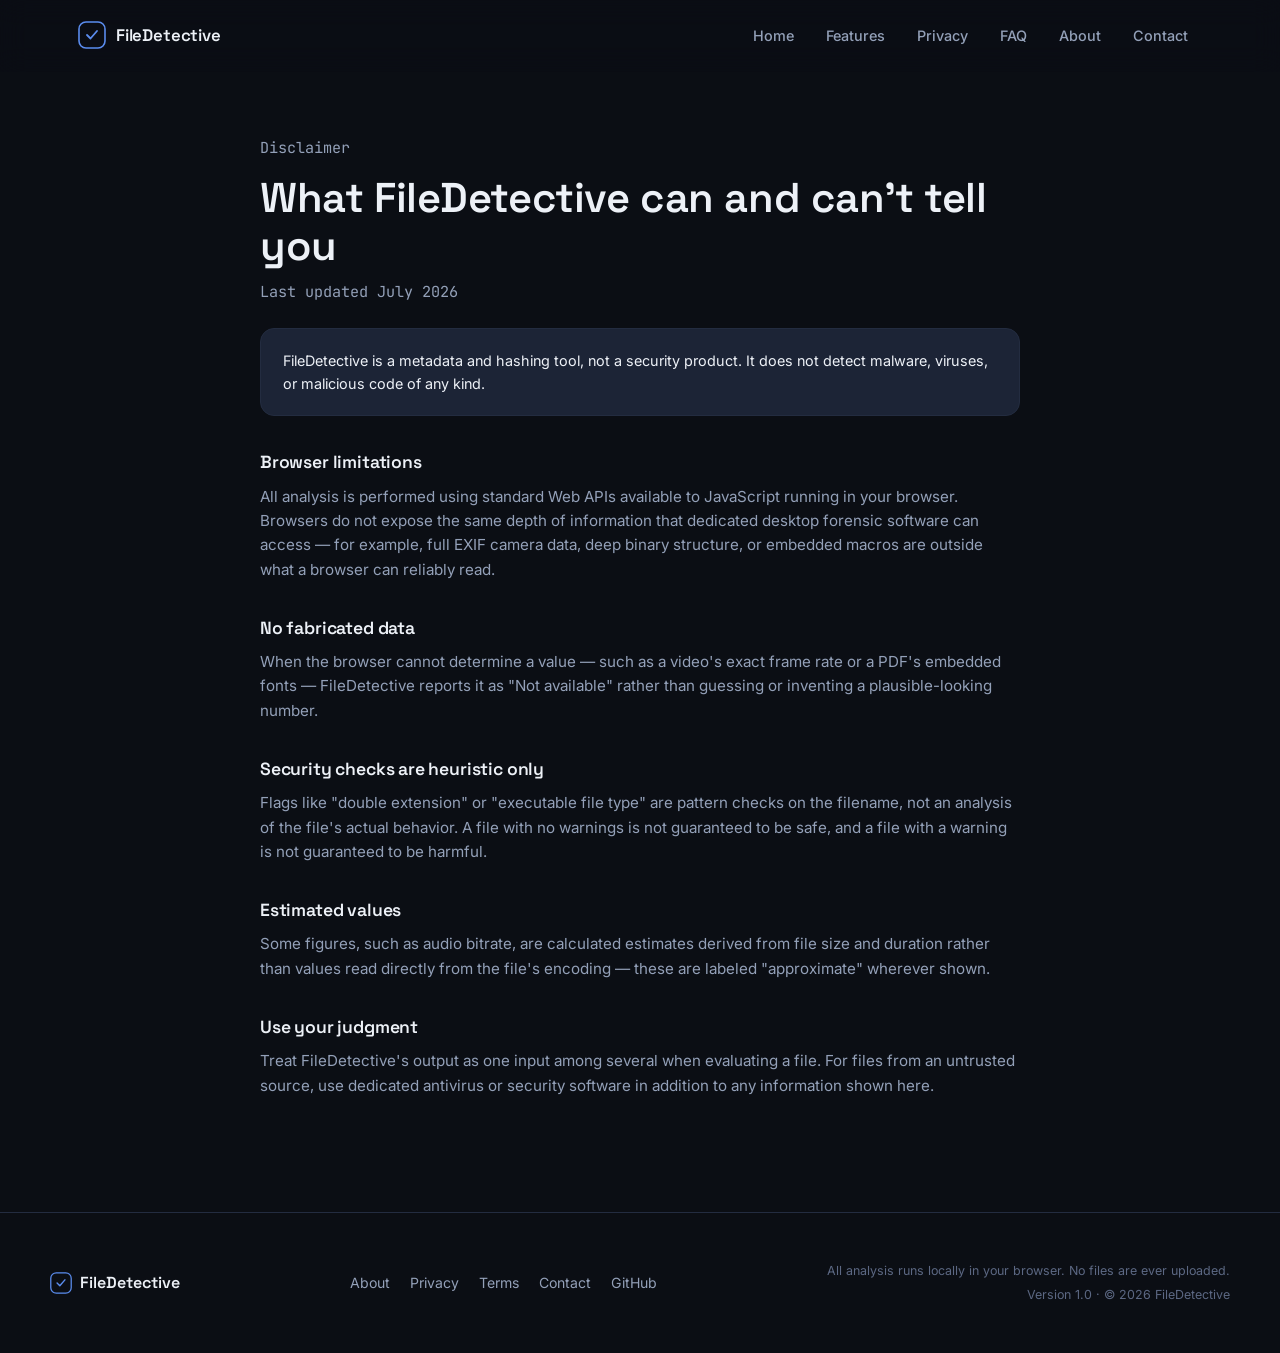
<file: disclaimer.html>
<!DOCTYPE html>
<html lang="en">
<head>
<meta charset="UTF-8">
<meta name="viewport" content="width=device-width, initial-scale=1, viewport-fit=cover">
<title>Disclaimer — FileDetective</title>
<meta name="description" content="FileDetective's disclaimer: browser-only analysis, no malware detection, and the limits of what metadata and security checks can confirm.">
<meta name="robots" content="index, follow">
<link rel="canonical" href="https://templeguidegujarat01.github.io/filedetective/disclaimer.html">

<meta property="og:type" content="website">
<meta property="og:title" content="Disclaimer — FileDetective">
<meta property="og:description" content="The limits of browser-only file analysis: no malware detection, no fabricated metadata.">
<meta property="og:url" content="https://templeguidegujarat01.github.io/filedetective/disclaimer.html">
<meta property="og:image" content="https://templeguidegujarat01.github.io/filedetective/assets/og-cover.png">
<meta property="og:site_name" content="FileDetective">

<meta name="twitter:card" content="summary_large_image">
<meta name="twitter:title" content="Disclaimer — FileDetective">
<meta name="twitter:description" content="The limits of browser-only file analysis: no malware detection, no fabricated metadata.">
<meta name="twitter:image" content="https://templeguidegujarat01.github.io/filedetective/assets/og-cover.png">

<meta name="theme-color" content="#0B0E14">
<link rel="manifest" href="manifest.json">
<link rel="icon" type="image/svg+xml" href="assets/favicon.svg">
<link rel="apple-touch-icon" href="assets/apple-touch-icon.png">
<link rel="preconnect" href="https://fonts.googleapis.com">
<link rel="preconnect" href="https://fonts.gstatic.com" crossorigin>
<link href="https://fonts.googleapis.com/css2?family=Space+Grotesk:wght@500;600;700&family=Inter:wght@400;500;600;700&family=JetBrains+Mono:wght@400;500;600&display=swap" rel="stylesheet">
<link rel="stylesheet" href="style.css">
<link rel="stylesheet" href="css/responsive.css">
<link rel="stylesheet" href="css/animations.css">
<style>
  .legal { padding: 64px 28px 100px; }
  .legal-inner { max-width: var(--container-narrow); margin: 0 auto; }
  .legal-eyebrow { font-family: var(--font-mono); font-size: 0.78rem; color: var(--accent); margin-bottom: 12px; }
  .legal-title { font-size: clamp(1.9rem, 4vw, 2.6rem); margin-bottom: 10px; }
  .legal-updated { color: var(--text-faint); font-size: 0.85rem; font-family: var(--font-mono); margin-bottom: 44px; }
  .legal h2 { font-size: 1.1rem; margin: 36px 0 12px; color: var(--text); }
  .legal p { color: var(--text-muted); font-size: 0.95rem; margin-bottom: 14px; }
  .callout {
    border: 1px solid var(--border-soft);
    background: var(--card);
    border-radius: var(--radius-md);
    padding: 20px 22px;
    margin: 24px 0;
  }
  .callout p { margin-bottom: 0; color: var(--text); font-size: 0.9rem; }
</style>
</head>
<body>

<a href="#main" class="skip-link">Skip to content</a>

<header class="site-header">
  <div class="header-inner">
    <a href="index.html" class="brand" aria-label="FileDetective home">
      <span class="brand-mark" aria-hidden="true">
        <svg width="28" height="28" viewBox="0 0 28 28" fill="none">
          <rect x="1" y="1" width="26" height="26" rx="7" stroke="currentColor" stroke-width="1.6"/>
          <path d="M9 14L12.5 17.5L19 10" stroke="currentColor" stroke-width="1.8" stroke-linecap="round" stroke-linejoin="round"/>
        </svg>
      </span>
      <span class="brand-name">FileDetective</span>
    </a>
    <nav class="main-nav" aria-label="Primary">
      <ul>
        <li><a href="index.html" class="nav-link">Home</a></li>
        <li><a href="index.html#features" class="nav-link">Features</a></li>
        <li><a href="privacy.html" class="nav-link">Privacy</a></li>
        <li><a href="faq.html" class="nav-link">FAQ</a></li>
        <li><a href="about.html" class="nav-link">About</a></li>
        <li><a href="contact.html" class="nav-link">Contact</a></li>
      </ul>
    </nav>
  </div>
</header>

<main id="main">
  <section class="legal">
    <div class="legal-inner">
      <p class="legal-eyebrow">Disclaimer</p>
      <h1 class="legal-title">What FileDetective can and can't tell you</h1>
      <p class="legal-updated">Last updated July 2026</p>

      <div class="callout">
        <p>FileDetective is a metadata and hashing tool, not a security product. It does not detect malware, viruses, or malicious code of any kind.</p>
      </div>

      <h2>Browser limitations</h2>
      <p>All analysis is performed using standard Web APIs available to JavaScript running in your browser. Browsers do not expose the same depth of information that dedicated desktop forensic software can access — for example, full EXIF camera data, deep binary structure, or embedded macros are outside what a browser can reliably read.</p>

      <h2>No fabricated data</h2>
      <p>When the browser cannot determine a value — such as a video's exact frame rate or a PDF's embedded fonts — FileDetective reports it as "Not available" rather than guessing or inventing a plausible-looking number.</p>

      <h2>Security checks are heuristic only</h2>
      <p>Flags like "double extension" or "executable file type" are pattern checks on the filename, not an analysis of the file's actual behavior. A file with no warnings is not guaranteed to be safe, and a file with a warning is not guaranteed to be harmful.</p>

      <h2>Estimated values</h2>
      <p>Some figures, such as audio bitrate, are calculated estimates derived from file size and duration rather than values read directly from the file's encoding — these are labeled "approximate" wherever shown.</p>

      <h2>Use your judgment</h2>
      <p>Treat FileDetective's output as one input among several when evaluating a file. For files from an untrusted source, use dedicated antivirus or security software in addition to any information shown here.</p>
    </div>
  </section>
</main>

<footer class="site-footer">
  <div class="footer-inner">
    <div class="footer-brand">
      <span class="brand-mark" aria-hidden="true">
        <svg width="22" height="22" viewBox="0 0 28 28" fill="none">
          <rect x="1" y="1" width="26" height="26" rx="7" stroke="currentColor" stroke-width="1.6"/>
          <path d="M9 14L12.5 17.5L19 10" stroke="currentColor" stroke-width="1.8" stroke-linecap="round" stroke-linejoin="round"/>
        </svg>
      </span>
      <span>FileDetective</span>
    </div>
    <nav class="footer-nav" aria-label="Footer">
      <a href="about.html">About</a>
      <a href="privacy.html">Privacy</a>
      <a href="terms.html">Terms</a>
      <a href="contact.html">Contact</a>
      <a href="https://github.com/filedetective" target="_blank" rel="noopener noreferrer">GitHub</a>
    </nav>
    <div class="footer-meta">
      <p>All analysis runs locally in your browser. No files are ever uploaded.</p>
      <p>Version 1.0 · &copy; <span id="year"></span> FileDetective</p>
    </div>
  </div>
</footer>

<script>document.getElementById('year').textContent = new Date().getFullYear();</script>
</body>
</html>
</file>
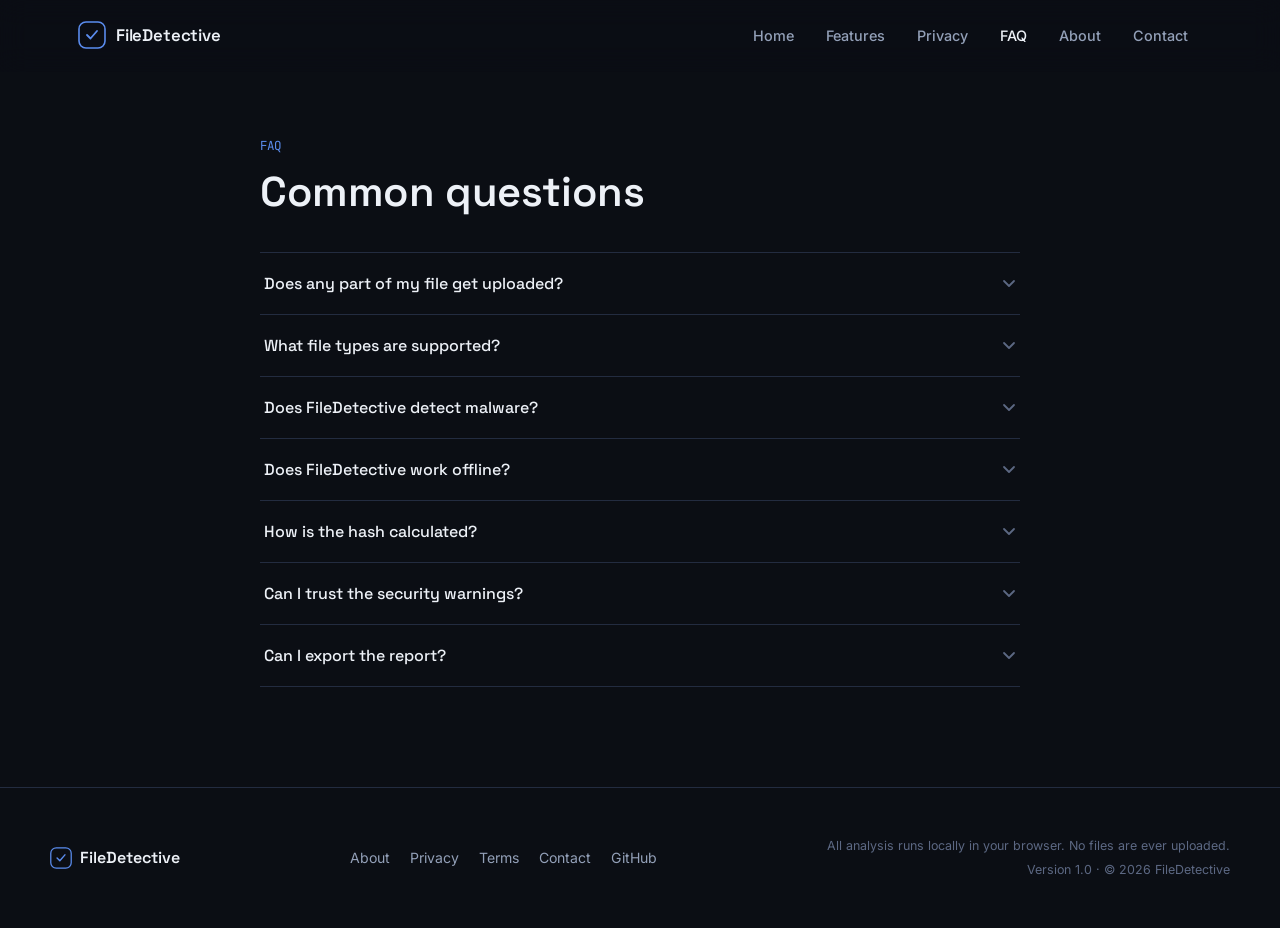
<file: faq.html>
<!DOCTYPE html>
<html lang="en">
<head>
<meta charset="UTF-8">
<meta name="viewport" content="width=device-width, initial-scale=1, viewport-fit=cover">
<title>FAQ — FileDetective</title>
<meta name="description" content="Answers to common questions about FileDetective: supported file types, privacy, offline use, hashing, and the limits of browser-based security checks.">
<meta name="robots" content="index, follow">
<link rel="canonical" href="https://templeguidegujarat01.github.io/filedetective/faq.html">

<meta property="og:type" content="website">
<meta property="og:title" content="FAQ — FileDetective">
<meta property="og:description" content="Answers to common questions about supported file types, privacy, offline use, and hashing.">
<meta property="og:url" content="https://templeguidegujarat01.github.io/filedetective/faq.html">
<meta property="og:image" content="https://templeguidegujarat01.github.io/filedetective/assets/og-cover.png">
<meta property="og:site_name" content="FileDetective">

<meta name="twitter:card" content="summary_large_image">
<meta name="twitter:title" content="FAQ — FileDetective">
<meta name="twitter:description" content="Answers to common questions about supported file types, privacy, offline use, and hashing.">
<meta name="twitter:image" content="https://templeguidegujarat01.github.io/filedetective/assets/og-cover.png">

<meta name="theme-color" content="#0B0E14">
<link rel="manifest" href="manifest.json">
<link rel="icon" type="image/svg+xml" href="assets/favicon.svg">
<link rel="apple-touch-icon" href="assets/apple-touch-icon.png">
<link rel="preconnect" href="https://fonts.googleapis.com">
<link rel="preconnect" href="https://fonts.gstatic.com" crossorigin>
<link href="https://fonts.googleapis.com/css2?family=Space+Grotesk:wght@500;600;700&family=Inter:wght@400;500;600;700&family=JetBrains+Mono:wght@400;500;600&display=swap" rel="stylesheet">
<link rel="stylesheet" href="style.css">
<link rel="stylesheet" href="css/responsive.css">
<link rel="stylesheet" href="css/animations.css">

<script type="application/ld+json">
{
  "@context": "https://schema.org",
  "@type": "FAQPage",
  "mainEntity": [
    {
      "@type": "Question",
      "name": "Does any part of my file get uploaded?",
      "acceptedAnswer": {
        "@type": "Answer",
        "text": "No. FileDetective has no server component. Everything happens inside JavaScript running in your browser tab, and the file is never transmitted anywhere."
      }
    },
    {
      "@type": "Question",
      "name": "What file types are supported?",
      "acceptedAnswer": {
        "@type": "Answer",
        "text": "Common images, PDFs, audio, video, and text-based formats including JSON, XML, HTML, CSS, and JavaScript. Unsupported files still get general information and a hash."
      }
    },
    {
      "@type": "Question",
      "name": "Does FileDetective detect malware?",
      "acceptedAnswer": {
        "@type": "Answer",
        "text": "No. Browsers can't scan for malware signatures. FileDetective surfaces filename and extension heuristics, like double extensions, as signals rather than a verdict."
      }
    },
    {
      "@type": "Question",
      "name": "Does FileDetective work offline?",
      "acceptedAnswer": {
        "@type": "Answer",
        "text": "Once the page has loaded, analysis needs no network connection at all, since every computation happens locally."
      }
    },
    {
      "@type": "Question",
      "name": "How is the hash calculated?",
      "acceptedAnswer": {
        "@type": "Answer",
        "text": "FileDetective uses the Web Crypto API to compute a SHA-256 digest of the file's contents, directly in the browser."
      }
    }
  ]
}
</script>

<style>
  .legal { padding: 64px 28px 100px; }
  .legal-inner { max-width: var(--container-narrow); margin: 0 auto; }
  .legal-eyebrow { font-family: var(--font-mono); font-size: 0.78rem; color: var(--accent); margin-bottom: 12px; }
  .legal-title { font-size: clamp(1.9rem, 4vw, 2.6rem); margin-bottom: 30px; }
</style>
</head>
<body>

<a href="#main" class="skip-link">Skip to content</a>

<header class="site-header">
  <div class="header-inner">
    <a href="index.html" class="brand" aria-label="FileDetective home">
      <span class="brand-mark" aria-hidden="true">
        <svg width="28" height="28" viewBox="0 0 28 28" fill="none">
          <rect x="1" y="1" width="26" height="26" rx="7" stroke="currentColor" stroke-width="1.6"/>
          <path d="M9 14L12.5 17.5L19 10" stroke="currentColor" stroke-width="1.8" stroke-linecap="round" stroke-linejoin="round"/>
        </svg>
      </span>
      <span class="brand-name">FileDetective</span>
    </a>
    <nav class="main-nav" aria-label="Primary">
      <ul>
        <li><a href="index.html" class="nav-link">Home</a></li>
        <li><a href="index.html#features" class="nav-link">Features</a></li>
        <li><a href="privacy.html" class="nav-link">Privacy</a></li>
        <li><a href="faq.html" class="nav-link active">FAQ</a></li>
        <li><a href="about.html" class="nav-link">About</a></li>
        <li><a href="contact.html" class="nav-link">Contact</a></li>
      </ul>
    </nav>
  </div>
</header>

<main id="main">
  <section class="legal">
    <div class="legal-inner">
      <p class="legal-eyebrow">FAQ</p>
      <h1 class="legal-title">Common questions</h1>

      <div class="accordion" id="accordion">
        <div class="accordion-item">
          <h2>
            <button class="accordion-trigger" aria-expanded="false" aria-controls="faq-1">
              Does any part of my file get uploaded?
              <svg class="accordion-icon" width="14" height="14" viewBox="0 0 14 14" fill="none" aria-hidden="true"><path d="M2 5L7 10L12 5" stroke="currentColor" stroke-width="1.8" stroke-linecap="round" stroke-linejoin="round"/></svg>
            </button>
          </h2>
          <div class="accordion-panel" id="faq-1" role="region">
            <p>No. FileDetective has no server component. Everything happens inside JavaScript running in your browser tab, and the file is never transmitted anywhere.</p>
          </div>
        </div>
        <div class="accordion-item">
          <h2>
            <button class="accordion-trigger" aria-expanded="false" aria-controls="faq-2">
              What file types are supported?
              <svg class="accordion-icon" width="14" height="14" viewBox="0 0 14 14" fill="none" aria-hidden="true"><path d="M2 5L7 10L12 5" stroke="currentColor" stroke-width="1.8" stroke-linecap="round" stroke-linejoin="round"/></svg>
            </button>
          </h2>
          <div class="accordion-panel" id="faq-2" role="region">
            <p>Common images, PDFs, audio, video, and text-based formats including JSON, XML, HTML, CSS, and JavaScript. Unsupported files still get general information and a hash.</p>
          </div>
        </div>
        <div class="accordion-item">
          <h2>
            <button class="accordion-trigger" aria-expanded="false" aria-controls="faq-3">
              Does FileDetective detect malware?
              <svg class="accordion-icon" width="14" height="14" viewBox="0 0 14 14" fill="none" aria-hidden="true"><path d="M2 5L7 10L12 5" stroke="currentColor" stroke-width="1.8" stroke-linecap="round" stroke-linejoin="round"/></svg>
            </button>
          </h2>
          <div class="accordion-panel" id="faq-3" role="region">
            <p>No. Browsers can't scan for malware signatures. FileDetective surfaces filename and extension heuristics — like double extensions — as signals, not a verdict.</p>
          </div>
        </div>
        <div class="accordion-item">
          <h2>
            <button class="accordion-trigger" aria-expanded="false" aria-controls="faq-4">
              Does FileDetective work offline?
              <svg class="accordion-icon" width="14" height="14" viewBox="0 0 14 14" fill="none" aria-hidden="true"><path d="M2 5L7 10L12 5" stroke="currentColor" stroke-width="1.8" stroke-linecap="round" stroke-linejoin="round"/></svg>
            </button>
          </h2>
          <div class="accordion-panel" id="faq-4" role="region">
            <p>Once the page has loaded, analysis needs no network connection at all, since every computation happens locally.</p>
          </div>
        </div>
        <div class="accordion-item">
          <h2>
            <button class="accordion-trigger" aria-expanded="false" aria-controls="faq-5">
              How is the hash calculated?
              <svg class="accordion-icon" width="14" height="14" viewBox="0 0 14 14" fill="none" aria-hidden="true"><path d="M2 5L7 10L12 5" stroke="currentColor" stroke-width="1.8" stroke-linecap="round" stroke-linejoin="round"/></svg>
            </button>
          </h2>
          <div class="accordion-panel" id="faq-5" role="region">
            <p>FileDetective uses the Web Crypto API to compute a SHA-256 digest of the file's contents, directly in your browser.</p>
          </div>
        </div>
        <div class="accordion-item">
          <h2>
            <button class="accordion-trigger" aria-expanded="false" aria-controls="faq-6">
              Can I trust the security warnings?
              <svg class="accordion-icon" width="14" height="14" viewBox="0 0 14 14" fill="none" aria-hidden="true"><path d="M2 5L7 10L12 5" stroke="currentColor" stroke-width="1.8" stroke-linecap="round" stroke-linejoin="round"/></svg>
            </button>
          </h2>
          <div class="accordion-panel" id="faq-6" role="region">
            <p>They're useful signals, not a guarantee. FileDetective checks filename patterns and extensions only — it cannot inspect a file's actual code execution behavior the way dedicated antivirus software can.</p>
          </div>
        </div>
        <div class="accordion-item">
          <h2>
            <button class="accordion-trigger" aria-expanded="false" aria-controls="faq-7">
              Can I export the report?
              <svg class="accordion-icon" width="14" height="14" viewBox="0 0 14 14" fill="none" aria-hidden="true"><path d="M2 5L7 10L12 5" stroke="currentColor" stroke-width="1.8" stroke-linecap="round" stroke-linejoin="round"/></svg>
            </button>
          </h2>
          <div class="accordion-panel" id="faq-7" role="region">
            <p>Yes. The "Export report" button opens a branded, print-friendly report in a new tab, which you can save as a PDF using your browser's print dialog.</p>
          </div>
        </div>
      </div>
    </div>
  </section>
</main>

<footer class="site-footer">
  <div class="footer-inner">
    <div class="footer-brand">
      <span class="brand-mark" aria-hidden="true">
        <svg width="22" height="22" viewBox="0 0 28 28" fill="none">
          <rect x="1" y="1" width="26" height="26" rx="7" stroke="currentColor" stroke-width="1.6"/>
          <path d="M9 14L12.5 17.5L19 10" stroke="currentColor" stroke-width="1.8" stroke-linecap="round" stroke-linejoin="round"/>
        </svg>
      </span>
      <span>FileDetective</span>
    </div>
    <nav class="footer-nav" aria-label="Footer">
      <a href="about.html">About</a>
      <a href="privacy.html">Privacy</a>
      <a href="terms.html">Terms</a>
      <a href="contact.html">Contact</a>
      <a href="https://github.com/filedetective" target="_blank" rel="noopener noreferrer">GitHub</a>
    </nav>
    <div class="footer-meta">
      <p>All analysis runs locally in your browser. No files are ever uploaded.</p>
      <p>Version 1.0 · &copy; <span id="year"></span> FileDetective</p>
    </div>
  </div>
</footer>

<script>
document.getElementById('year').textContent = new Date().getFullYear();
document.querySelectorAll('.accordion-trigger').forEach(trigger => {
  trigger.addEventListener('click', () => {
    const panel = document.getElementById(trigger.getAttribute('aria-controls'));
    const item = trigger.closest('.accordion-item');
    const isOpen = trigger.getAttribute('aria-expanded') === 'true';
    trigger.setAttribute('aria-expanded', String(!isOpen));
    item.classList.toggle('open', !isOpen);
    panel.style.maxHeight = !isOpen ? panel.scrollHeight + 'px' : '0px';
  });
});
</script>
</body>
</html>
</file>
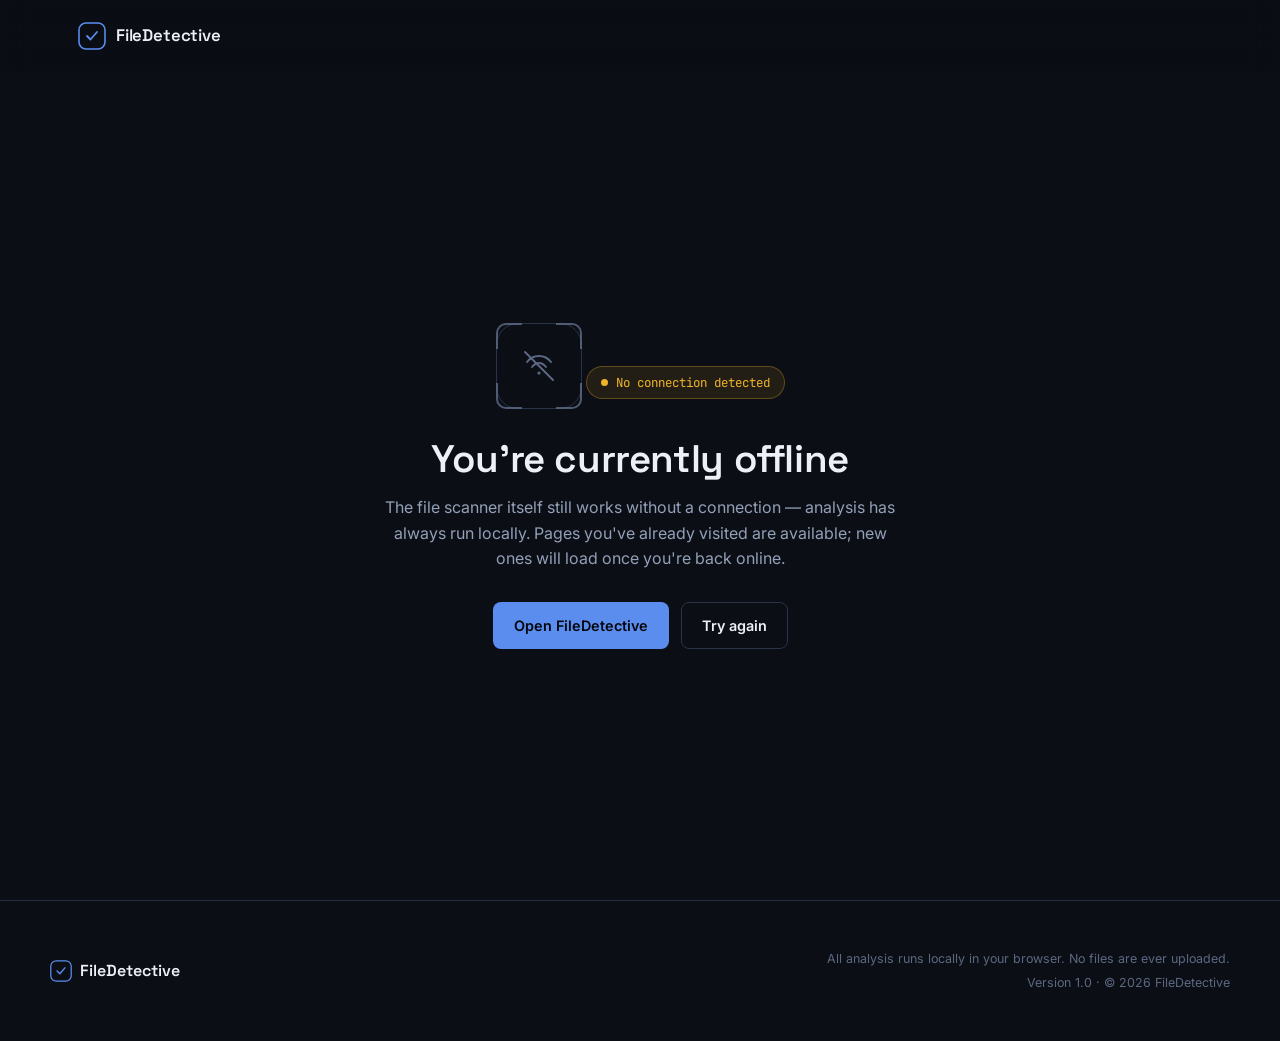
<file: offline.html>
<!DOCTYPE html>
<html lang="en">
<head>
<meta charset="UTF-8">
<meta name="viewport" content="width=device-width, initial-scale=1, viewport-fit=cover">
<title>You're Offline — FileDetective</title>
<meta name="description" content="You're currently offline. Previously visited FileDetective pages are still available; new pages will load once you're back online.">
<meta name="robots" content="noindex, follow">
<meta name="theme-color" content="#0B0E14">
<link rel="manifest" href="manifest.json">
<link rel="icon" type="image/svg+xml" href="assets/favicon.svg">
<link rel="apple-touch-icon" href="assets/apple-touch-icon.png">
<link rel="preconnect" href="https://fonts.googleapis.com">
<link rel="preconnect" href="https://fonts.gstatic.com" crossorigin>
<link href="https://fonts.googleapis.com/css2?family=Space+Grotesk:wght@500;600;700&family=Inter:wght@400;500;600;700&family=JetBrains+Mono:wght@400;500;600&display=swap" rel="stylesheet">
<link rel="stylesheet" href="style.css">
<link rel="stylesheet" href="css/responsive.css">
<link rel="stylesheet" href="css/animations.css">
<style>
  .offline-main {
    min-height: calc(100vh - var(--header-h));
    display: flex;
    align-items: center;
    justify-content: center;
    padding: 60px 28px;
  }
  .offline-inner { max-width: 520px; text-align: center; }
  .offline-frame {
    position: relative;
    display: inline-flex;
    padding: 22px;
    border: 1px solid var(--border);
    border-radius: var(--radius-lg);
    margin-bottom: 28px;
    color: var(--text-faint);
  }
  .offline-title { font-size: clamp(1.8rem, 5vw, 2.4rem); margin-bottom: 14px; }
  .offline-sub { color: var(--text-muted); font-size: 1rem; margin-bottom: 30px; }
  .offline-status {
    display: inline-flex;
    align-items: center;
    gap: 8px;
    font-family: var(--font-mono);
    font-size: 0.78rem;
    color: var(--warning);
    border: 1px solid rgba(240,180,41,0.3);
    background: rgba(240,180,41,0.1);
    padding: 6px 14px;
    border-radius: 999px;
    margin-bottom: 24px;
  }
  .offline-dot {
    width: 7px; height: 7px; border-radius: 50%;
    background: var(--warning);
  }
</style>
</head>
<body>

<a href="#main" class="skip-link">Skip to content</a>

<header class="site-header">
  <div class="header-inner">
    <a href="index.html" class="brand" aria-label="FileDetective home">
      <span class="brand-mark" aria-hidden="true">
        <svg width="28" height="28" viewBox="0 0 28 28" fill="none">
          <rect x="1" y="1" width="26" height="26" rx="7" stroke="currentColor" stroke-width="1.6"/>
          <path d="M9 14L12.5 17.5L19 10" stroke="currentColor" stroke-width="1.8" stroke-linecap="round" stroke-linejoin="round"/>
        </svg>
      </span>
      <span class="brand-name">FileDetective</span>
    </a>
  </div>
</header>

<main id="main" class="offline-main">
  <div class="offline-inner">
    <div class="offline-frame">
      <span class="bracket bracket-tl" aria-hidden="true"></span>
      <span class="bracket bracket-tr" aria-hidden="true"></span>
      <span class="bracket bracket-bl" aria-hidden="true"></span>
      <span class="bracket bracket-br" aria-hidden="true"></span>
      <svg width="40" height="40" viewBox="0 0 40 40" fill="none" aria-hidden="true">
        <path d="M8 16C11 12 15 10 20 10C25 10 29 12 32 16" stroke="currentColor" stroke-width="2" stroke-linecap="round"/>
        <path d="M13 21C15 18.5 17.5 17 20 17C22.5 17 25 18.5 27 21" stroke="currentColor" stroke-width="2" stroke-linecap="round"/>
        <circle cx="20" cy="27" r="1.6" fill="currentColor"/>
        <path d="M6 6L34 34" stroke="currentColor" stroke-width="2" stroke-linecap="round"/>
      </svg>
    </div>

    <span class="offline-status"><span class="offline-dot"></span> No connection detected</span>
    <h1 class="offline-title">You're currently offline</h1>
    <p class="offline-sub">The file scanner itself still works without a connection — analysis has always run locally. Pages you've already visited are available; new ones will load once you're back online.</p>

    <div style="display:flex; gap:12px; justify-content:center; flex-wrap:wrap;">
      <a class="btn btn-primary" href="index.html">Open FileDetective</a>
      <button class="btn btn-outline" onclick="window.location.reload()" type="button">Try again</button>
    </div>
  </div>
</main>

<footer class="site-footer">
  <div class="footer-inner">
    <div class="footer-brand">
      <span class="brand-mark" aria-hidden="true">
        <svg width="22" height="22" viewBox="0 0 28 28" fill="none">
          <rect x="1" y="1" width="26" height="26" rx="7" stroke="currentColor" stroke-width="1.6"/>
          <path d="M9 14L12.5 17.5L19 10" stroke="currentColor" stroke-width="1.8" stroke-linecap="round" stroke-linejoin="round"/>
        </svg>
      </span>
      <span>FileDetective</span>
    </div>
    <div class="footer-meta">
      <p>All analysis runs locally in your browser. No files are ever uploaded.</p>
      <p>Version 1.0 · &copy; <span id="year"></span> FileDetective</p>
    </div>
  </div>
</footer>

<script>document.getElementById('year').textContent = new Date().getFullYear();</script>
</body>
</html>
</file>
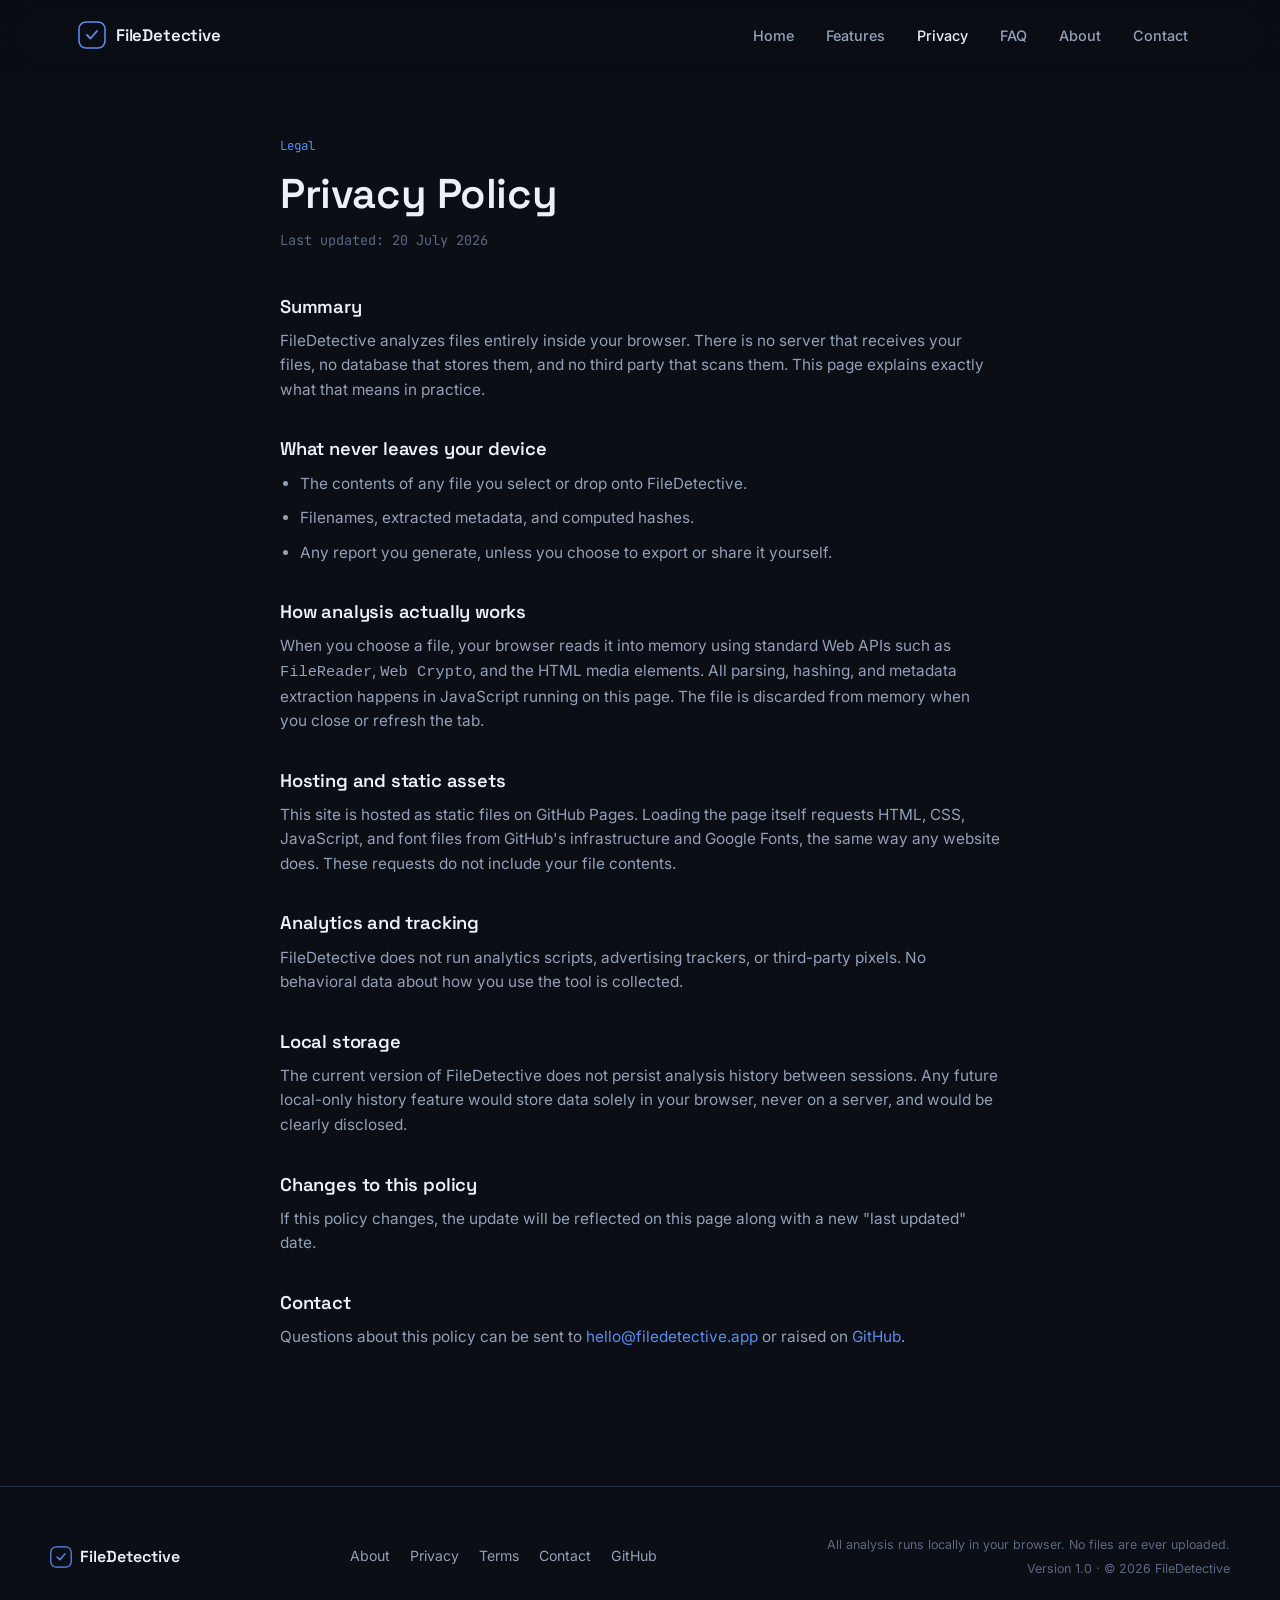
<file: privacy.html>
<!DOCTYPE html>
<html lang="en">
<head>
<meta charset="UTF-8">
<meta name="viewport" content="width=device-width, initial-scale=1, viewport-fit=cover">
<title>Privacy Policy — FileDetective</title>
<meta name="description" content="FileDetective never uploads your files. Read exactly how local, browser-based file analysis works and what data, if any, is collected.">
<meta name="robots" content="index, follow">
<link rel="canonical" href="https://templeguidegujarat01.github.io/filedetective/privacy.html">

<meta property="og:type" content="website">
<meta property="og:title" content="Privacy Policy — FileDetective">
<meta property="og:description" content="FileDetective never uploads your files. Read exactly how local, browser-based file analysis works.">
<meta property="og:url" content="https://templeguidegujarat01.github.io/filedetective/privacy.html">
<meta property="og:image" content="https://templeguidegujarat01.github.io/filedetective/assets/og-cover.png">
<meta property="og:site_name" content="FileDetective">

<meta name="twitter:card" content="summary_large_image">
<meta name="twitter:title" content="Privacy Policy — FileDetective">
<meta name="twitter:description" content="FileDetective never uploads your files. Read exactly how local, browser-based file analysis works.">
<meta name="twitter:image" content="https://templeguidegujarat01.github.io/filedetective/assets/og-cover.png">

<meta name="theme-color" content="#0B0E14">
<link rel="manifest" href="manifest.json">
<link rel="icon" type="image/svg+xml" href="assets/favicon.svg">
<link rel="apple-touch-icon" href="assets/apple-touch-icon.png">
<link rel="preconnect" href="https://fonts.googleapis.com">
<link rel="preconnect" href="https://fonts.gstatic.com" crossorigin>
<link href="https://fonts.googleapis.com/css2?family=Space+Grotesk:wght@500;600;700&family=Inter:wght@400;500;600;700&family=JetBrains+Mono:wght@400;500;600&display=swap" rel="stylesheet">
<link rel="stylesheet" href="style.css">
<link rel="stylesheet" href="css/responsive.css">
<link rel="stylesheet" href="css/animations.css">

<script type="application/ld+json">
{
  "@context": "https://schema.org",
  "@type": "BreadcrumbList",
  "itemListElement": [
    { "@type": "ListItem", "position": 1, "name": "Home", "item": "https://templeguidegujarat01.github.io/filedetective/" },
    { "@type": "ListItem", "position": 2, "name": "Privacy", "item": "https://templeguidegujarat01.github.io/filedetective/privacy.html" }
  ]
}
</script>

<style>
  .legal-main { padding: 64px 28px 100px; }
  .legal-wrap { max-width: 720px; margin: 0 auto; }
  .legal-eyebrow { font-family: var(--font-mono); font-size: 0.78rem; color: var(--accent); margin-bottom: 14px; }
  .legal-title { font-size: clamp(2rem, 5vw, 2.6rem); margin-bottom: 12px; }
  .legal-updated { color: var(--text-faint); font-size: 0.85rem; font-family: var(--font-mono); margin-bottom: 44px; }
  .legal-section { margin-bottom: 36px; }
  .legal-section h2 { font-size: 1.15rem; margin-bottom: 12px; }
  .legal-section p, .legal-section li { color: var(--text-muted); font-size: 0.96rem; margin-bottom: 10px; }
  .legal-section ul { padding-left: 20px; list-style: disc; }
</style>
</head>
<body>

<a href="#main" class="skip-link">Skip to content</a>

<header class="site-header">
  <div class="header-inner">
    <a href="index.html" class="brand" aria-label="FileDetective home">
      <span class="brand-mark" aria-hidden="true">
        <svg width="28" height="28" viewBox="0 0 28 28" fill="none">
          <rect x="1" y="1" width="26" height="26" rx="7" stroke="currentColor" stroke-width="1.6"/>
          <path d="M9 14L12.5 17.5L19 10" stroke="currentColor" stroke-width="1.8" stroke-linecap="round" stroke-linejoin="round"/>
        </svg>
      </span>
      <span class="brand-name">FileDetective</span>
    </a>
    <nav class="main-nav" aria-label="Primary">
      <ul>
        <li><a href="index.html" class="nav-link">Home</a></li>
        <li><a href="index.html#features" class="nav-link">Features</a></li>
        <li><a href="privacy.html" class="nav-link active">Privacy</a></li>
        <li><a href="index.html#faq" class="nav-link">FAQ</a></li>
        <li><a href="about.html" class="nav-link">About</a></li>
        <li><a href="contact.html" class="nav-link">Contact</a></li>
      </ul>
    </nav>
  </div>
</header>

<main id="main" class="legal-main">
  <div class="legal-wrap">
    <p class="legal-eyebrow">Legal</p>
    <h1 class="legal-title">Privacy Policy</h1>
    <p class="legal-updated">Last updated: 20 July 2026</p>

    <div class="legal-section">
      <h2>Summary</h2>
      <p>FileDetective analyzes files entirely inside your browser. There is no server that receives your files, no database that stores them, and no third party that scans them. This page explains exactly what that means in practice.</p>
    </div>

    <div class="legal-section">
      <h2>What never leaves your device</h2>
      <ul>
        <li>The contents of any file you select or drop onto FileDetective.</li>
        <li>Filenames, extracted metadata, and computed hashes.</li>
        <li>Any report you generate, unless you choose to export or share it yourself.</li>
      </ul>
    </div>

    <div class="legal-section">
      <h2>How analysis actually works</h2>
      <p>When you choose a file, your browser reads it into memory using standard Web APIs such as <code>FileReader</code>, <code>Web Crypto</code>, and the HTML media elements. All parsing, hashing, and metadata extraction happens in JavaScript running on this page. The file is discarded from memory when you close or refresh the tab.</p>
    </div>

    <div class="legal-section">
      <h2>Hosting and static assets</h2>
      <p>This site is hosted as static files on GitHub Pages. Loading the page itself requests HTML, CSS, JavaScript, and font files from GitHub's infrastructure and Google Fonts, the same way any website does. These requests do not include your file contents.</p>
    </div>

    <div class="legal-section">
      <h2>Analytics and tracking</h2>
      <p>FileDetective does not run analytics scripts, advertising trackers, or third-party pixels. No behavioral data about how you use the tool is collected.</p>
    </div>

    <div class="legal-section">
      <h2>Local storage</h2>
      <p>The current version of FileDetective does not persist analysis history between sessions. Any future local-only history feature would store data solely in your browser, never on a server, and would be clearly disclosed.</p>
    </div>

    <div class="legal-section">
      <h2>Changes to this policy</h2>
      <p>If this policy changes, the update will be reflected on this page along with a new "last updated" date.</p>
    </div>

    <div class="legal-section">
      <h2>Contact</h2>
      <p>Questions about this policy can be sent to <a href="mailto:hello@filedetective.app" style="color:var(--accent);">hello@filedetective.app</a> or raised on <a href="https://github.com/filedetective" target="_blank" rel="noopener noreferrer" style="color:var(--accent);">GitHub</a>.</p>
    </div>
  </div>
</main>

<footer class="site-footer">
  <div class="footer-inner">
    <div class="footer-brand">
      <span class="brand-mark" aria-hidden="true">
        <svg width="22" height="22" viewBox="0 0 28 28" fill="none">
          <rect x="1" y="1" width="26" height="26" rx="7" stroke="currentColor" stroke-width="1.6"/>
          <path d="M9 14L12.5 17.5L19 10" stroke="currentColor" stroke-width="1.8" stroke-linecap="round" stroke-linejoin="round"/>
        </svg>
      </span>
      <span>FileDetective</span>
    </div>
    <nav class="footer-nav" aria-label="Footer">
      <a href="about.html">About</a>
      <a href="privacy.html">Privacy</a>
      <a href="terms.html">Terms</a>
      <a href="contact.html">Contact</a>
      <a href="https://github.com/filedetective" target="_blank" rel="noopener noreferrer">GitHub</a>
    </nav>
    <div class="footer-meta">
      <p>All analysis runs locally in your browser. No files are ever uploaded.</p>
      <p>Version 1.0 · &copy; <span id="year"></span> FileDetective</p>
    </div>
  </div>
</footer>

<script>document.getElementById('year').textContent = new Date().getFullYear();</script>
</body>
</html>
</file>
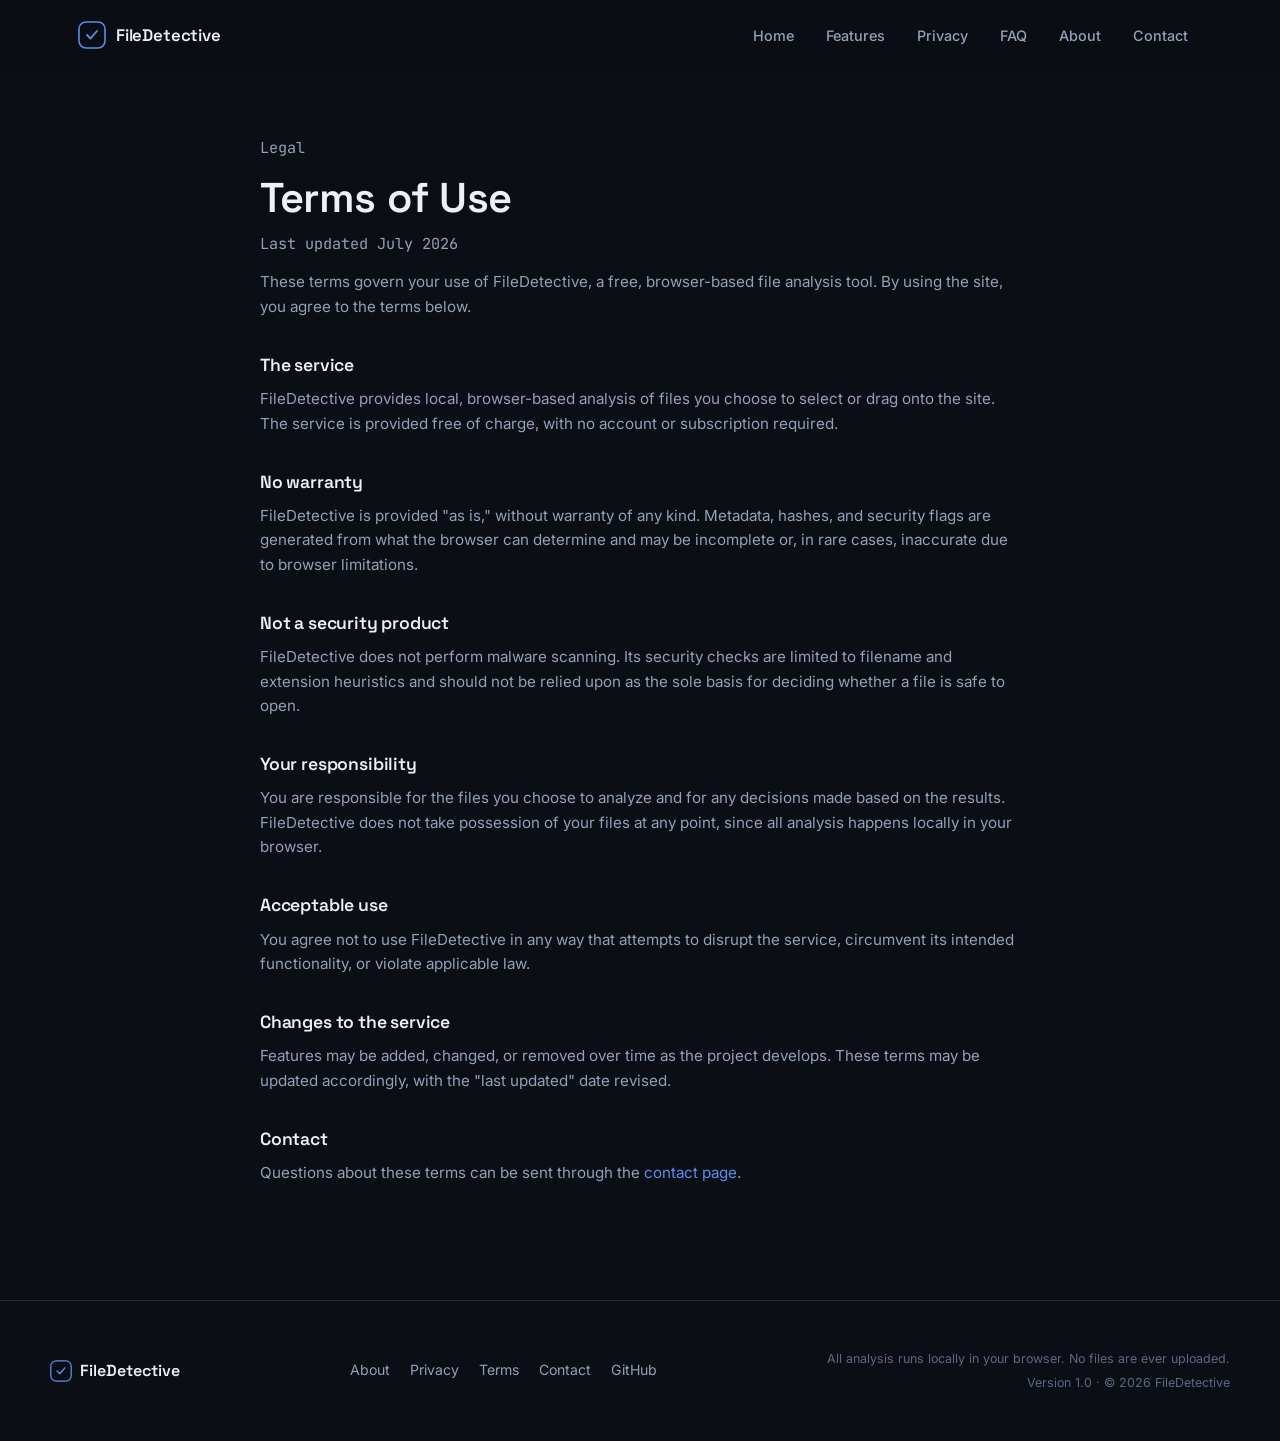
<file: terms.html>
<!DOCTYPE html>
<html lang="en">
<head>
<meta charset="UTF-8">
<meta name="viewport" content="width=device-width, initial-scale=1, viewport-fit=cover">
<title>Terms of Use — FileDetective</title>
<meta name="description" content="Terms of use for FileDetective, a free, browser-based, privacy-first file analysis tool.">
<meta name="robots" content="index, follow">
<link rel="canonical" href="https://templeguidegujarat01.github.io/filedetective/terms.html">

<meta property="og:type" content="website">
<meta property="og:title" content="Terms of Use — FileDetective">
<meta property="og:description" content="Terms of use for FileDetective, a free, browser-based, privacy-first file analysis tool.">
<meta property="og:url" content="https://templeguidegujarat01.github.io/filedetective/terms.html">
<meta property="og:image" content="https://templeguidegujarat01.github.io/filedetective/assets/og-cover.png">
<meta property="og:site_name" content="FileDetective">

<meta name="twitter:card" content="summary_large_image">
<meta name="twitter:title" content="Terms of Use — FileDetective">
<meta name="twitter:description" content="Terms of use for FileDetective, a free, browser-based, privacy-first file analysis tool.">
<meta name="twitter:image" content="https://templeguidegujarat01.github.io/filedetective/assets/og-cover.png">

<meta name="theme-color" content="#0B0E14">
<link rel="manifest" href="manifest.json">
<link rel="icon" type="image/svg+xml" href="assets/favicon.svg">
<link rel="apple-touch-icon" href="assets/apple-touch-icon.png">
<link rel="preconnect" href="https://fonts.googleapis.com">
<link rel="preconnect" href="https://fonts.gstatic.com" crossorigin>
<link href="https://fonts.googleapis.com/css2?family=Space+Grotesk:wght@500;600;700&family=Inter:wght@400;500;600;700&family=JetBrains+Mono:wght@400;500;600&display=swap" rel="stylesheet">
<link rel="stylesheet" href="style.css">
<link rel="stylesheet" href="css/responsive.css">
<link rel="stylesheet" href="css/animations.css">
<style>
  .legal { padding: 64px 28px 100px; }
  .legal-inner { max-width: var(--container-narrow); margin: 0 auto; }
  .legal-eyebrow { font-family: var(--font-mono); font-size: 0.78rem; color: var(--accent); margin-bottom: 12px; }
  .legal-title { font-size: clamp(1.9rem, 4vw, 2.6rem); margin-bottom: 10px; }
  .legal-updated { color: var(--text-faint); font-size: 0.85rem; font-family: var(--font-mono); margin-bottom: 44px; }
  .legal h2 { font-size: 1.1rem; margin: 36px 0 12px; color: var(--text); }
  .legal p { color: var(--text-muted); font-size: 0.95rem; margin-bottom: 14px; }
</style>
</head>
<body>

<a href="#main" class="skip-link">Skip to content</a>

<header class="site-header">
  <div class="header-inner">
    <a href="index.html" class="brand" aria-label="FileDetective home">
      <span class="brand-mark" aria-hidden="true">
        <svg width="28" height="28" viewBox="0 0 28 28" fill="none">
          <rect x="1" y="1" width="26" height="26" rx="7" stroke="currentColor" stroke-width="1.6"/>
          <path d="M9 14L12.5 17.5L19 10" stroke="currentColor" stroke-width="1.8" stroke-linecap="round" stroke-linejoin="round"/>
        </svg>
      </span>
      <span class="brand-name">FileDetective</span>
    </a>
    <nav class="main-nav" aria-label="Primary">
      <ul>
        <li><a href="index.html" class="nav-link">Home</a></li>
        <li><a href="index.html#features" class="nav-link">Features</a></li>
        <li><a href="privacy.html" class="nav-link">Privacy</a></li>
        <li><a href="faq.html" class="nav-link">FAQ</a></li>
        <li><a href="about.html" class="nav-link">About</a></li>
        <li><a href="contact.html" class="nav-link">Contact</a></li>
      </ul>
    </nav>
  </div>
</header>

<main id="main">
  <section class="legal">
    <div class="legal-inner">
      <p class="legal-eyebrow">Legal</p>
      <h1 class="legal-title">Terms of Use</h1>
      <p class="legal-updated">Last updated July 2026</p>

      <p>These terms govern your use of FileDetective, a free, browser-based file analysis tool. By using the site, you agree to the terms below.</p>

      <h2>The service</h2>
      <p>FileDetective provides local, browser-based analysis of files you choose to select or drag onto the site. The service is provided free of charge, with no account or subscription required.</p>

      <h2>No warranty</h2>
      <p>FileDetective is provided "as is," without warranty of any kind. Metadata, hashes, and security flags are generated from what the browser can determine and may be incomplete or, in rare cases, inaccurate due to browser limitations.</p>

      <h2>Not a security product</h2>
      <p>FileDetective does not perform malware scanning. Its security checks are limited to filename and extension heuristics and should not be relied upon as the sole basis for deciding whether a file is safe to open.</p>

      <h2>Your responsibility</h2>
      <p>You are responsible for the files you choose to analyze and for any decisions made based on the results. FileDetective does not take possession of your files at any point, since all analysis happens locally in your browser.</p>

      <h2>Acceptable use</h2>
      <p>You agree not to use FileDetective in any way that attempts to disrupt the service, circumvent its intended functionality, or violate applicable law.</p>

      <h2>Changes to the service</h2>
      <p>Features may be added, changed, or removed over time as the project develops. These terms may be updated accordingly, with the "last updated" date revised.</p>

      <h2>Contact</h2>
      <p>Questions about these terms can be sent through the <a href="contact.html" style="color:var(--accent);">contact page</a>.</p>
    </div>
  </section>
</main>

<footer class="site-footer">
  <div class="footer-inner">
    <div class="footer-brand">
      <span class="brand-mark" aria-hidden="true">
        <svg width="22" height="22" viewBox="0 0 28 28" fill="none">
          <rect x="1" y="1" width="26" height="26" rx="7" stroke="currentColor" stroke-width="1.6"/>
          <path d="M9 14L12.5 17.5L19 10" stroke="currentColor" stroke-width="1.8" stroke-linecap="round" stroke-linejoin="round"/>
        </svg>
      </span>
      <span>FileDetective</span>
    </div>
    <nav class="footer-nav" aria-label="Footer">
      <a href="about.html">About</a>
      <a href="privacy.html">Privacy</a>
      <a href="terms.html">Terms</a>
      <a href="contact.html">Contact</a>
      <a href="https://github.com/filedetective" target="_blank" rel="noopener noreferrer">GitHub</a>
    </nav>
    <div class="footer-meta">
      <p>All analysis runs locally in your browser. No files are ever uploaded.</p>
      <p>Version 1.0 · &copy; <span id="year"></span> FileDetective</p>
    </div>
  </div>
</footer>

<script>document.getElementById('year').textContent = new Date().getFullYear();</script>
</body>
</html>
</file>
<file: style.css>
/* =========================================================
   FileDetective — Core Stylesheet
   Design tokens, layout, components
   ========================================================= */

:root {
  /* Color */
  --bg: #0B0E14;
  --surface: #111726;
  --card: #1C2436;
  --border: #2A3348;
  --border-soft: #232C40;
  --accent: #5B8DEF;
  --accent-dim: #3E63A8;
  --success: #3DD68C;
  --warning: #F0B429;
  --danger: #EF5B5B;
  --text: #EDF1F7;
  --text-muted: #93A0B8;
  --text-faint: #5C6883;

  /* Type */
  --font-display: 'Space Grotesk', 'Inter', system-ui, sans-serif;
  --font-body: 'Inter', system-ui, -apple-system, sans-serif;
  --font-mono: 'JetBrains Mono', 'SFMono-Regular', Consolas, monospace;

  /* Layout */
  --container: 1180px;
  --container-narrow: 760px;
  --radius-sm: 8px;
  --radius-md: 14px;
  --radius-lg: 22px;
  --header-h: 72px;

  /* Motion */
  --ease: cubic-bezier(0.22, 1, 0.36, 1);
}

* , *::before, *::after { box-sizing: border-box; }

html {
  scroll-behavior: smooth;
  scroll-padding-top: calc(var(--header-h) + 16px);
}

@media (prefers-reduced-motion: reduce) {
  html { scroll-behavior: auto; }
  * , *::before, *::after {
    animation-duration: 0.001ms !important;
    animation-iteration-count: 1 !important;
    transition-duration: 0.001ms !important;
    scroll-behavior: auto !important;
  }
}

body {
  margin: 0;
  background: var(--bg);
  color: var(--text);
  font-family: var(--font-body);
  font-size: 16px;
  line-height: 1.6;
  -webkit-font-smoothing: antialiased;
  text-rendering: optimizeLegibility;
  overflow-x: hidden;
}

img, svg { display: block; max-width: 100%; }

a { color: inherit; text-decoration: none; }

h1, h2, h3, h4 {
  font-family: var(--font-display);
  font-weight: 600;
  line-height: 1.15;
  margin: 0;
  letter-spacing: -0.01em;
}

p { margin: 0; }

ul { list-style: none; margin: 0; padding: 0; }

button {
  font-family: inherit;
  cursor: pointer;
  border: none;
  background: none;
  color: inherit;
}

input { font-family: inherit; }

::selection { background: var(--accent); color: #04070D; }

:focus-visible {
  outline: 2px solid var(--accent);
  outline-offset: 3px;
  border-radius: 4px;
}

.visually-hidden {
  position: absolute !important;
  width: 1px; height: 1px;
  padding: 0; margin: -1px;
  overflow: hidden;
  clip: rect(0,0,0,0);
  white-space: nowrap;
  border: 0;
}

.skip-link {
  position: fixed;
  top: -100px;
  left: 16px;
  z-index: 999;
  background: var(--accent);
  color: #04070D;
  padding: 10px 18px;
  border-radius: var(--radius-sm);
  font-weight: 600;
  transition: top 0.2s var(--ease);
}
.skip-link:focus { top: 16px; }

/* =========================================================
   Header
   ========================================================= */

.site-header {
  position: sticky;
  top: 0;
  z-index: 100;
  height: var(--header-h);
  display: flex;
  align-items: center;
  background: rgba(11, 14, 20, 0.7);
  backdrop-filter: blur(14px);
  -webkit-backdrop-filter: blur(14px);
  border-bottom: 1px solid transparent;
  transition: border-color 0.3s var(--ease), box-shadow 0.3s var(--ease);
}

.site-header.scrolled {
  border-bottom-color: var(--border-soft);
  box-shadow: 0 10px 30px -20px rgba(0,0,0,0.6);
}

.header-inner {
  width: 100%;
  max-width: var(--container);
  margin: 0 auto;
  padding: 0 28px;
  display: flex;
  align-items: center;
  justify-content: space-between;
  gap: 24px;
}

.brand {
  display: flex;
  align-items: center;
  gap: 10px;
  color: var(--text);
}

.brand-mark { color: var(--accent); display: flex; }

.brand-name {
  font-family: var(--font-display);
  font-weight: 600;
  font-size: 1.05rem;
  letter-spacing: -0.01em;
}

.main-nav ul {
  display: flex;
  align-items: center;
  gap: 4px;
}

.nav-link {
  display: inline-block;
  padding: 8px 14px;
  border-radius: var(--radius-sm);
  font-size: 0.9rem;
  font-weight: 500;
  color: var(--text-muted);
  transition: color 0.2s var(--ease), background 0.2s var(--ease);
}

.nav-link:hover { color: var(--text); background: rgba(255,255,255,0.04); }

.nav-link.active { color: var(--text); }

.menu-toggle {
  display: none;
  flex-direction: column;
  justify-content: center;
  gap: 5px;
  width: 40px;
  height: 40px;
  border-radius: var(--radius-sm);
}

.menu-toggle span {
  display: block;
  width: 20px;
  height: 2px;
  background: var(--text);
  transition: transform 0.25s var(--ease), opacity 0.25s var(--ease);
  margin: 0 auto;
}

.menu-toggle[aria-expanded="true"] span:nth-child(1) { transform: translateY(7px) rotate(45deg); }
.menu-toggle[aria-expanded="true"] span:nth-child(2) { opacity: 0; }
.menu-toggle[aria-expanded="true"] span:nth-child(3) { transform: translateY(-7px) rotate(-45deg); }

.mobile-nav {
  display: none;
  position: fixed;
  top: var(--header-h);
  left: 0;
  right: 0;
  background: var(--surface);
  border-bottom: 1px solid var(--border-soft);
  max-height: 0;
  overflow: hidden;
  transition: max-height 0.3s var(--ease);
  z-index: 99;
}

.mobile-nav.open { max-height: 480px; }

.mobile-nav ul { padding: 8px 20px 20px; }

.mobile-nav .nav-link {
  display: block;
  padding: 14px 8px;
  font-size: 1rem;
  border-bottom: 1px solid var(--border-soft);
}

/* =========================================================
   Hero + Scan Frame
   ========================================================= */

.hero {
  padding: 88px 28px 64px;
}

.hero-inner {
  max-width: var(--container);
  margin: 0 auto;
  text-align: center;
  display: flex;
  flex-direction: column;
  align-items: center;
}

.hero-eyebrow {
  font-family: var(--font-mono);
  font-size: 0.78rem;
  letter-spacing: 0.04em;
  color: var(--accent);
  margin-bottom: 20px;
}

.hero-title {
  font-size: clamp(2.2rem, 5vw, 3.6rem);
  max-width: 16ch;
  color: var(--text);
}

.hero-sub {
  margin-top: 22px;
  max-width: 56ch;
  color: var(--text-muted);
  font-size: 1.08rem;
}

.scan-frame {
  position: relative;
  margin-top: 48px;
  width: 100%;
  max-width: 640px;
  min-height: 260px;
  border: 1px solid var(--border);
  border-radius: var(--radius-lg);
  background: linear-gradient(180deg, rgba(91,141,239,0.05), rgba(255,255,255,0.01));
  display: flex;
  align-items: center;
  justify-content: center;
  cursor: pointer;
  transition: border-color 0.25s var(--ease), background 0.25s var(--ease), transform 0.2s var(--ease);
  padding: 40px 24px;
}

.scan-frame:hover { border-color: var(--accent-dim); transform: translateY(-2px); }

.scan-frame.dragover {
  border-color: var(--accent);
  background: linear-gradient(180deg, rgba(91,141,239,0.14), rgba(91,141,239,0.02));
}

.scan-frame.has-error { border-color: var(--danger); }

.bracket {
  position: absolute;
  width: 26px;
  height: 26px;
  border-color: var(--accent);
  opacity: 0.85;
  transition: width 0.25s var(--ease), height 0.25s var(--ease);
}
.bracket-tl { top: -1px; left: -1px; border-top: 2px solid; border-left: 2px solid; border-top-left-radius: 10px; }
.bracket-tr { top: -1px; right: -1px; border-top: 2px solid; border-right: 2px solid; border-top-right-radius: 10px; }
.bracket-bl { bottom: -1px; left: -1px; border-bottom: 2px solid; border-left: 2px solid; border-bottom-left-radius: 10px; }
.bracket-br { bottom: -1px; right: -1px; border-bottom: 2px solid; border-right: 2px solid; border-bottom-right-radius: 10px; }

.scan-frame:hover .bracket { width: 34px; height: 34px; }

.drop-content, .drop-processing {
  display: flex;
  flex-direction: column;
  align-items: center;
  gap: 14px;
}

.drop-icon { color: var(--accent); }

.drop-title {
  font-family: var(--font-display);
  font-size: 1.15rem;
  font-weight: 600;
  color: var(--text);
}

.drop-hint {
  font-size: 0.88rem;
  color: var(--text-faint);
  font-family: var(--font-mono);
}

.drop-processing { width: 100%; max-width: 320px; }

.scan-line {
  width: 100%;
  height: 3px;
  border-radius: 2px;
  background: linear-gradient(90deg, transparent, var(--accent), transparent);
  background-size: 200% 100%;
  animation: scanmove 1.2s linear infinite;
}

.processing-label {
  font-family: var(--font-mono);
  font-size: 0.85rem;
  color: var(--text-muted);
}

.hero-badges {
  margin-top: 30px;
  display: flex;
  flex-wrap: wrap;
  justify-content: center;
  gap: 10px;
}

.hero-badges li {
  font-size: 0.78rem;
  font-family: var(--font-mono);
  color: var(--text-muted);
  border: 1px solid var(--border-soft);
  padding: 6px 12px;
  border-radius: 999px;
}

/* =========================================================
   Buttons
   ========================================================= */

.btn {
  display: inline-flex;
  align-items: center;
  justify-content: center;
  gap: 8px;
  padding: 11px 20px;
  border-radius: var(--radius-sm);
  font-size: 0.9rem;
  font-weight: 600;
  transition: background 0.2s var(--ease), border-color 0.2s var(--ease), transform 0.15s var(--ease), color 0.2s var(--ease);
  border: 1px solid transparent;
  white-space: nowrap;
}

.btn:active { transform: scale(0.97); }

.btn-primary { background: var(--accent); color: #04070D; }
.btn-primary:hover { background: #6E9BF3; }

.btn-outline { border-color: var(--border); color: var(--text); background: transparent; }
.btn-outline:hover { border-color: var(--accent-dim); background: rgba(91,141,239,0.06); }

.btn-ghost { color: var(--text-muted); background: transparent; }
.btn-ghost:hover { color: var(--text); background: rgba(255,255,255,0.04); }

.btn:disabled { opacity: 0.5; cursor: not-allowed; }

.btn-copy {
  font-family: var(--font-mono);
  font-size: 0.75rem;
  padding: 6px 10px;
  border: 1px solid var(--border);
  border-radius: 6px;
  color: var(--text-muted);
}
.btn-copy:hover { color: var(--text); border-color: var(--accent-dim); }

/* =========================================================
   Report Section
   ========================================================= */

.report-section { padding: 20px 28px 80px; }

.report-inner { max-width: var(--container); margin: 0 auto; }

.report-header {
  position: relative;
  display: flex;
  flex-wrap: wrap;
  align-items: center;
  justify-content: space-between;
  gap: 16px;
  padding: 26px 28px;
  border: 1px solid var(--border);
  border-radius: var(--radius-md);
  background: var(--surface);
  margin-bottom: 20px;
}

.report-header .bracket { width: 18px; height: 18px; }

.report-eyebrow {
  font-family: var(--font-mono);
  font-size: 0.75rem;
  color: var(--success);
  margin-bottom: 6px;
}

.report-filename {
  font-size: 1.2rem;
  word-break: break-all;
}

.report-actions { display: flex; gap: 10px; flex-wrap: wrap; }

.report-grid {
  display: grid;
  grid-template-columns: repeat(auto-fit, minmax(280px, 1fr));
  gap: 18px;
}

.report-card {
  background: var(--card);
  border: 1px solid var(--border-soft);
  border-radius: var(--radius-md);
  padding: 24px;
}

.report-card-title {
  display: flex;
  align-items: center;
  gap: 10px;
  font-size: 1rem;
  margin-bottom: 18px;
  color: var(--text);
}

.report-card-title svg { color: var(--accent); }

.report-row {
  display: flex;
  justify-content: space-between;
  gap: 12px;
  padding: 9px 0;
  border-bottom: 1px solid var(--border-soft);
  font-size: 0.88rem;
}
.report-row:last-child { border-bottom: none; }

.report-row-label { color: var(--text-faint); }

.report-row-value {
  color: var(--text);
  text-align: right;
  word-break: break-word;
  font-family: var(--font-mono);
  font-size: 0.84rem;
}

.hash-value {
  display: flex;
  align-items: center;
  gap: 10px;
  background: var(--surface);
  border: 1px solid var(--border-soft);
  border-radius: var(--radius-sm);
  padding: 12px 14px;
  font-family: var(--font-mono);
  font-size: 0.78rem;
  word-break: break-all;
  color: var(--text);
}

.badge {
  display: inline-flex;
  align-items: center;
  gap: 6px;
  padding: 4px 10px;
  border-radius: 999px;
  font-size: 0.72rem;
  font-weight: 600;
  font-family: var(--font-mono);
  text-transform: uppercase;
  letter-spacing: 0.03em;
}

.badge-safe { color: var(--success); background: rgba(61,214,140,0.12); border: 1px solid rgba(61,214,140,0.3); }
.badge-warning { color: var(--warning); background: rgba(240,180,41,0.12); border: 1px solid rgba(240,180,41,0.3); }
.badge-danger { color: var(--danger); background: rgba(239,91,91,0.12); border: 1px solid rgba(239,91,91,0.3); }
.badge-info { color: var(--accent); background: rgba(91,141,239,0.12); border: 1px solid rgba(91,141,239,0.3); }

.security-flag {
  display: flex;
  align-items: flex-start;
  gap: 10px;
  padding: 10px 0;
  border-bottom: 1px solid var(--border-soft);
  font-size: 0.85rem;
}
.security-flag:last-child { border-bottom: none; }
.security-flag p { color: var(--text-muted); margin-top: 2px; font-size: 0.8rem; }

/* =========================================================
   Sections (Features / How it works / Privacy / FAQ / About / Contact)
   ========================================================= */

.section { padding: 90px 28px; }
.section-alt { background: var(--surface); }

.section-inner { max-width: var(--container); margin: 0 auto; }
.section-inner-narrow { max-width: var(--container-narrow); margin: 0 auto; }

.section-eyebrow {
  font-family: var(--font-mono);
  font-size: 0.78rem;
  color: var(--accent);
  margin-bottom: 12px;
}

.section-title {
  font-size: clamp(1.7rem, 3.4vw, 2.4rem);
  margin-bottom: 18px;
  max-width: 24ch;
}

.section-lead {
  color: var(--text-muted);
  font-size: 1.02rem;
  max-width: 60ch;
  margin-bottom: 14px;
}

.feature-grid {
  margin-top: 40px;
  display: grid;
  grid-template-columns: repeat(auto-fit, minmax(280px, 1fr));
  gap: 20px;
}

.feature-card {
  background: var(--card);
  border: 1px solid var(--border-soft);
  border-radius: var(--radius-md);
  padding: 26px;
  transition: transform 0.25s var(--ease), border-color 0.25s var(--ease);
}

.feature-card:hover { transform: translateY(-4px); border-color: var(--accent-dim); }

.feature-icon {
  width: 44px;
  height: 44px;
  border-radius: 10px;
  background: rgba(91,141,239,0.1);
  color: var(--accent);
  display: flex;
  align-items: center;
  justify-content: center;
  margin-bottom: 16px;
}

.feature-card h3 { font-size: 1.05rem; margin-bottom: 8px; }
.feature-card p { color: var(--text-muted); font-size: 0.9rem; }

.steps-grid {
  margin-top: 40px;
  display: grid;
  grid-template-columns: repeat(auto-fit, minmax(240px, 1fr));
  gap: 30px;
}

.step-index {
  font-family: var(--font-mono);
  color: var(--accent);
  font-size: 0.85rem;
  display: block;
  margin-bottom: 14px;
}

.step h3 { font-size: 1.1rem; margin-bottom: 10px; }
.step p { color: var(--text-muted); font-size: 0.92rem; }

.privacy-grid {
  margin-top: 36px;
  display: grid;
  grid-template-columns: repeat(auto-fit, minmax(220px, 1fr));
  gap: 24px;
}

.privacy-item h3 {
  font-size: 1rem;
  margin-bottom: 8px;
  color: var(--text);
}
.privacy-item p { color: var(--text-muted); font-size: 0.88rem; }

.accordion { margin-top: 36px; border-top: 1px solid var(--border-soft); }

.accordion-item { border-bottom: 1px solid var(--border-soft); }

.accordion-trigger {
  width: 100%;
  display: flex;
  align-items: center;
  justify-content: space-between;
  gap: 16px;
  padding: 20px 4px;
  text-align: left;
  font-size: 1rem;
  font-weight: 500;
  color: var(--text);
}

.accordion-icon { color: var(--text-faint); flex-shrink: 0; transition: transform 0.25s var(--ease); }

.accordion-trigger[aria-expanded="true"] .accordion-icon { transform: rotate(180deg); color: var(--accent); }

.accordion-panel {
  max-height: 0;
  overflow: hidden;
  transition: max-height 0.3s var(--ease);
}

.accordion-panel p { color: var(--text-muted); font-size: 0.92rem; padding: 0 4px 20px; }

.contact-actions {
  margin-top: 28px;
  display: flex;
  flex-wrap: wrap;
  gap: 14px;
}

/* =========================================================
   Footer
   ========================================================= */

.site-footer {
  border-top: 1px solid var(--border-soft);
  padding: 48px 28px;
}

.footer-inner {
  max-width: var(--container);
  margin: 0 auto;
  display: flex;
  flex-wrap: wrap;
  align-items: center;
  justify-content: space-between;
  gap: 24px;
}

.footer-brand {
  display: flex;
  align-items: center;
  gap: 8px;
  color: var(--text);
  font-family: var(--font-display);
  font-weight: 600;
}

.footer-nav { display: flex; flex-wrap: wrap; gap: 20px; }
.footer-nav a { color: var(--text-muted); font-size: 0.88rem; transition: color 0.2s var(--ease); }
.footer-nav a:hover { color: var(--text); }

.footer-meta { text-align: right; }
.footer-meta p { font-size: 0.78rem; color: var(--text-faint); margin-top: 4px; }
.footer-meta p:first-child { margin-top: 0; }

/* =========================================================
   Toast
   ========================================================= */

.toast {
  position: fixed;
  bottom: 24px;
  left: 50%;
  transform: translateX(-50%) translateY(20px);
  background: var(--card);
  border: 1px solid var(--border);
  color: var(--text);
  padding: 12px 20px;
  border-radius: var(--radius-sm);
  font-size: 0.85rem;
  opacity: 0;
  pointer-events: none;
  transition: opacity 0.25s var(--ease), transform 0.25s var(--ease);
  z-index: 999;
  box-shadow: 0 20px 40px -20px rgba(0,0,0,0.6);
}

.toast.visible {
  opacity: 1;
  transform: translateX(-50%) translateY(0);
}
</file>
<file: css/responsive.css>
/* =========================================================
   FileDetective — Responsive Overrides
   Mobile-first breakpoints layered on top of style.css
   ========================================================= */

/* ---------- Tablet: <= 1024px ---------- */
@media (max-width: 1024px) {
  .header-inner { padding: 0 22px; }
  .hero { padding: 72px 22px 56px; }
  .section { padding: 72px 22px; }
  .report-section { padding: 16px 22px 64px; }

  .feature-grid,
  .steps-grid,
  .privacy-grid {
    gap: 18px;
  }
}

/* ---------- Nav collapse: <= 860px ---------- */
@media (max-width: 860px) {
  .main-nav { display: none; }
  .menu-toggle { display: flex; }
  .mobile-nav { display: block; }
}

/* ---------- Small tablet / large phone: <= 768px ---------- */
@media (max-width: 768px) {
  :root { --header-h: 64px; }

  .hero { padding: 56px 18px 48px; }
  .hero-title { font-size: clamp(1.9rem, 7vw, 2.6rem); }
  .hero-sub { font-size: 1rem; }

  .scan-frame { min-height: 220px; padding: 32px 18px; margin-top: 36px; }

  .section { padding: 60px 18px; }
  .section-title { font-size: clamp(1.5rem, 6vw, 1.9rem); }

  .report-header {
    flex-direction: column;
    align-items: flex-start;
    padding: 22px;
  }

  .report-actions { width: 100%; }
  .report-actions .btn { flex: 1; }

  .report-grid { grid-template-columns: 1fr; }

  .feature-grid,
  .steps-grid,
  .privacy-grid {
    grid-template-columns: 1fr;
  }

  .footer-inner {
    flex-direction: column;
    align-items: flex-start;
    text-align: left;
  }

  .footer-meta { text-align: left; }
}

/* ---------- Phones: <= 480px ---------- */
@media (max-width: 480px) {
  .header-inner { padding: 0 16px; }
  .brand-name { font-size: 0.95rem; }

  .hero-eyebrow { font-size: 0.7rem; }
  .hero-badges li { font-size: 0.72rem; padding: 5px 10px; }

  .drop-title { font-size: 1rem; text-align: center; }
  .drop-hint { text-align: center; font-size: 0.8rem; }

  .btn { width: 100%; }
  .contact-actions { flex-direction: column; }
  .contact-actions .btn { width: 100%; }

  .report-card { padding: 20px; }
  .report-row { flex-direction: column; align-items: flex-start; gap: 4px; }
  .report-row-value { text-align: left; }

  .footer-nav { gap: 14px 18px; }
}

/* ---------- Very small phones: <= 360px ---------- */
@media (max-width: 360px) {
  .hero-title { font-size: 1.7rem; }
  .scan-frame { min-height: 190px; padding: 26px 14px; }
  .bracket { width: 18px; height: 18px; }
}

/* ---------- Large desktop / 4K: >= 1600px ---------- */
@media (min-width: 1600px) {
  :root {
    --container: 1320px;
  }
  body { font-size: 17px; }
  .hero-title { font-size: clamp(3.2rem, 4.4vw, 4.4rem); }
}

/* ---------- Landscape phones (short viewport height) ---------- */
@media (max-height: 480px) and (orientation: landscape) {
  .hero { padding: 100px 22px 40px; }
  .scan-frame { min-height: 160px; }
}
</file>
<file: css/animations.css>
/* =========================================================
   FileDetective — Animations
   Keyframes and entrance/interaction transitions
   ========================================================= */

@keyframes scanmove {
  0% { background-position: 200% 0; }
  100% { background-position: -200% 0; }
}

@keyframes fadeUp {
  from { opacity: 0; transform: translateY(14px); }
  to { opacity: 1; transform: translateY(0); }
}

@keyframes fadeIn {
  from { opacity: 0; }
  to { opacity: 1; }
}

@keyframes popIn {
  from { opacity: 0; transform: scale(0.96); }
  to { opacity: 1; transform: scale(1); }
}

@keyframes pulseRing {
  0% { box-shadow: 0 0 0 0 rgba(91, 141, 239, 0.35); }
  100% { box-shadow: 0 0 0 14px rgba(91, 141, 239, 0); }
}

@keyframes skeletonShine {
  0% { background-position: -200% 0; }
  100% { background-position: 200% 0; }
}

/* Hero entrance */
.hero-eyebrow { animation: fadeUp 0.6s var(--ease) both; }
.hero-title { animation: fadeUp 0.6s var(--ease) 0.06s both; }
.hero-sub { animation: fadeUp 0.6s var(--ease) 0.12s both; }
.scan-frame { animation: fadeUp 0.65s var(--ease) 0.18s both; }
.hero-badges { animation: fadeUp 0.6s var(--ease) 0.24s both; }

/* Drag state pulse */
.scan-frame.dragover { animation: pulseRing 1.4s var(--ease) infinite; }

/* Report entrance */
.report-section:not([hidden]) .report-header { animation: fadeUp 0.45s var(--ease) both; }

.report-card {
  animation: popIn 0.4s var(--ease) both;
}
.report-card:nth-child(1) { animation-delay: 0.03s; }
.report-card:nth-child(2) { animation-delay: 0.08s; }
.report-card:nth-child(3) { animation-delay: 0.13s; }
.report-card:nth-child(4) { animation-delay: 0.18s; }

/* Scroll-reveal utility (toggled via JS IntersectionObserver) */
.reveal {
  opacity: 0;
  transform: translateY(18px);
  transition: opacity 0.6s var(--ease), transform 0.6s var(--ease);
}
.reveal.in-view {
  opacity: 1;
  transform: translateY(0);
}

/* Accordion panel open state driven by inline max-height in JS,
   this just smooths the icon + content fade */
.accordion-panel p { opacity: 0; transition: opacity 0.25s var(--ease) 0.05s; }
.accordion-item.open .accordion-panel p { opacity: 1; }

/* Skeleton loader (used while a report card's async data resolves) */
.skeleton {
  position: relative;
  overflow: hidden;
  background: var(--border-soft);
  border-radius: 6px;
  color: transparent !important;
}
.skeleton::after {
  content: "";
  position: absolute;
  inset: 0;
  background: linear-gradient(90deg, transparent, rgba(255,255,255,0.06), transparent);
  background-size: 200% 100%;
  animation: skeletonShine 1.3s linear infinite;
}

/* Toast */
.toast { animation: none; }

/* Button micro-interaction */
.btn { will-change: transform; }

/* Copy confirmation flash */
@keyframes copyFlash {
  0% { background: rgba(61, 214, 140, 0.18); }
  100% { background: transparent; }
}
.copy-flash { animation: copyFlash 0.6s var(--ease); }
</file>
